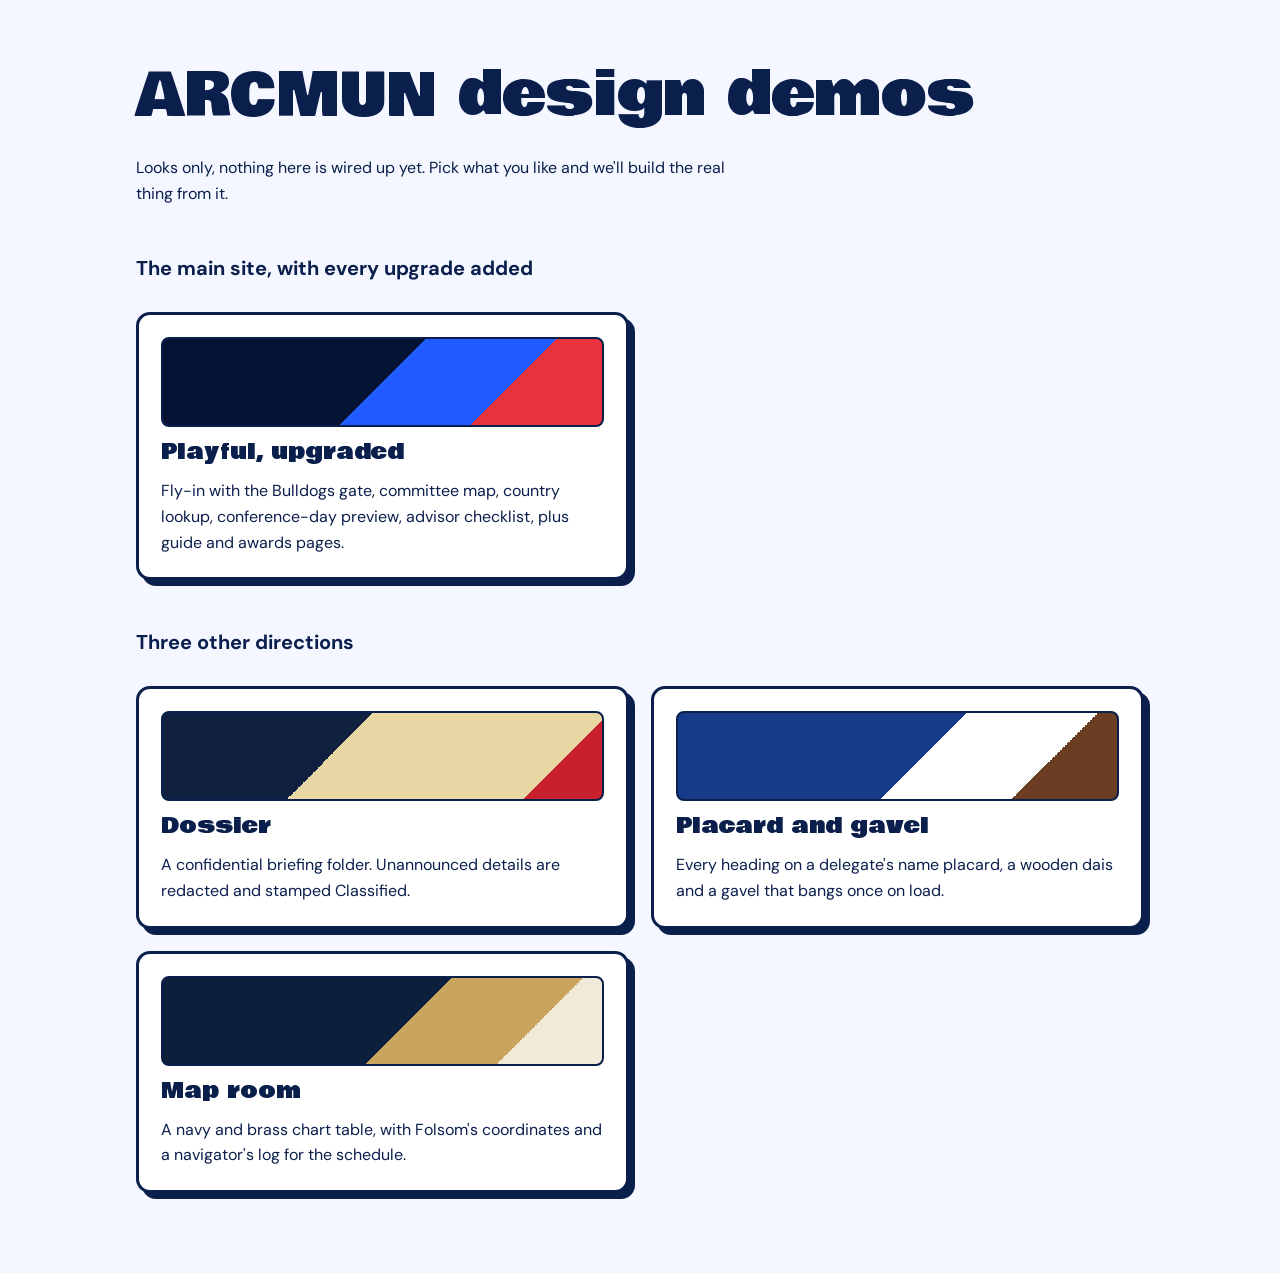
<file: demos/index.html>
<!doctype html>
<html lang="en">
<head>
  <meta charset="utf-8">
  <meta name="viewport" content="width=device-width, initial-scale=1, viewport-fit=cover">
  <title>ARCMUN Design Demos</title>
  <link rel="preconnect" href="https://fonts.googleapis.com">
  <link rel="preconnect" href="https://fonts.gstatic.com" crossorigin>
  <link href="https://fonts.googleapis.com/css2?family=Bowlby+One&family=DM+Sans:opsz,wght@9..40,400;9..40,700&display=swap" rel="stylesheet">
  <style>
    :root { --navy: #0b1f4d; --blue: #1f5bff; --red: #e8323c; --paper: #f4f7ff; --white: #fff; color-scheme: light; }
    * { box-sizing: border-box; }
    body { margin: 0; background: var(--paper); color: var(--navy); font-family: "DM Sans", system-ui, sans-serif; line-height: 1.6; }
    main { max-width: 1040px; margin: 0 auto; padding: 64px max(16px, env(safe-area-inset-right, 0px)) 80px max(16px, env(safe-area-inset-left, 0px)); display: grid; gap: 28px; }
    h1 { margin: 0; font-family: "Bowlby One", Impact, sans-serif; font-weight: 400; font-size: clamp(36px, 5vw, 60px); line-height: 1.05; }
    p { margin: 0; max-width: 620px; }
    .grid { display: grid; grid-template-columns: repeat(2, minmax(0, 1fr)); gap: 22px; }
    a.card { display: grid; gap: 8px; padding: 22px; text-decoration: none; color: inherit; background: var(--white); border: 3px solid var(--navy); border-radius: 14px; box-shadow: 6px 6px 0 var(--navy); transition: transform .15s, box-shadow .15s; }
    a.card:hover { transform: translate(-2px, -2px); box-shadow: 8px 8px 0 var(--red); }
    .card strong { font-family: "Bowlby One", Impact, sans-serif; font-weight: 400; font-size: 22px; }
    .swatch { height: 90px; border-radius: 8px; border: 2px solid var(--navy); }
    h2 { margin: 18px 0 0; font-size: 20px; }
    @media (max-width: 700px) { .grid { grid-template-columns: 1fr; } }
  </style>
</head>
<body>
  <main>
    <h1>ARCMUN design demos</h1>
    <p>Looks only, nothing here is wired up yet. Pick what you like and we'll build the real thing from it.</p>

    <h2>The main site, with every upgrade added</h2>
    <div class="grid">
      <a class="card" href="https://claude.ai/artifact/7b14KveqktPVNsmxQQRsi2">
        <span class="swatch" style="background: linear-gradient(135deg, #061233 50%, #1f5bff 50% 75%, #e8323c 75%)"></span>
        <strong>Playful, upgraded</strong>
        <span>Fly-in with the Bulldogs gate, committee map, country lookup, conference-day preview, advisor checklist, plus guide and awards pages.</span>
      </a>
    </div>

    <h2>Three other directions</h2>
    <div class="grid">
      <a class="card" href="dossier.html">
        <span class="swatch" style="background: linear-gradient(135deg, #10203f 40%, #e8d6a4 40% 85%, #c8202c 85%)"></span>
        <strong>Dossier</strong>
        <span>A confidential briefing folder. Unannounced details are redacted and stamped Classified.</span>
      </a>
      <a class="card" href="placard.html">
        <span class="swatch" style="background: linear-gradient(135deg, #173a8a 55%, #ffffff 55% 80%, #6b3d22 80%)"></span>
        <strong>Placard and gavel</strong>
        <span>Every heading on a delegate's name placard, a wooden dais and a gavel that bangs once on load.</span>
      </a>
      <a class="card" href="maproom.html">
        <span class="swatch" style="background: linear-gradient(135deg, #0c1f3b 55%, #c9a45c 55% 80%, #f1ead8 80%)"></span>
        <strong>Map room</strong>
        <span>A navy and brass chart table, with Folsom's coordinates and a navigator's log for the schedule.</span>
      </a>
    </div>
  </main>
</body>
</html>
</file>
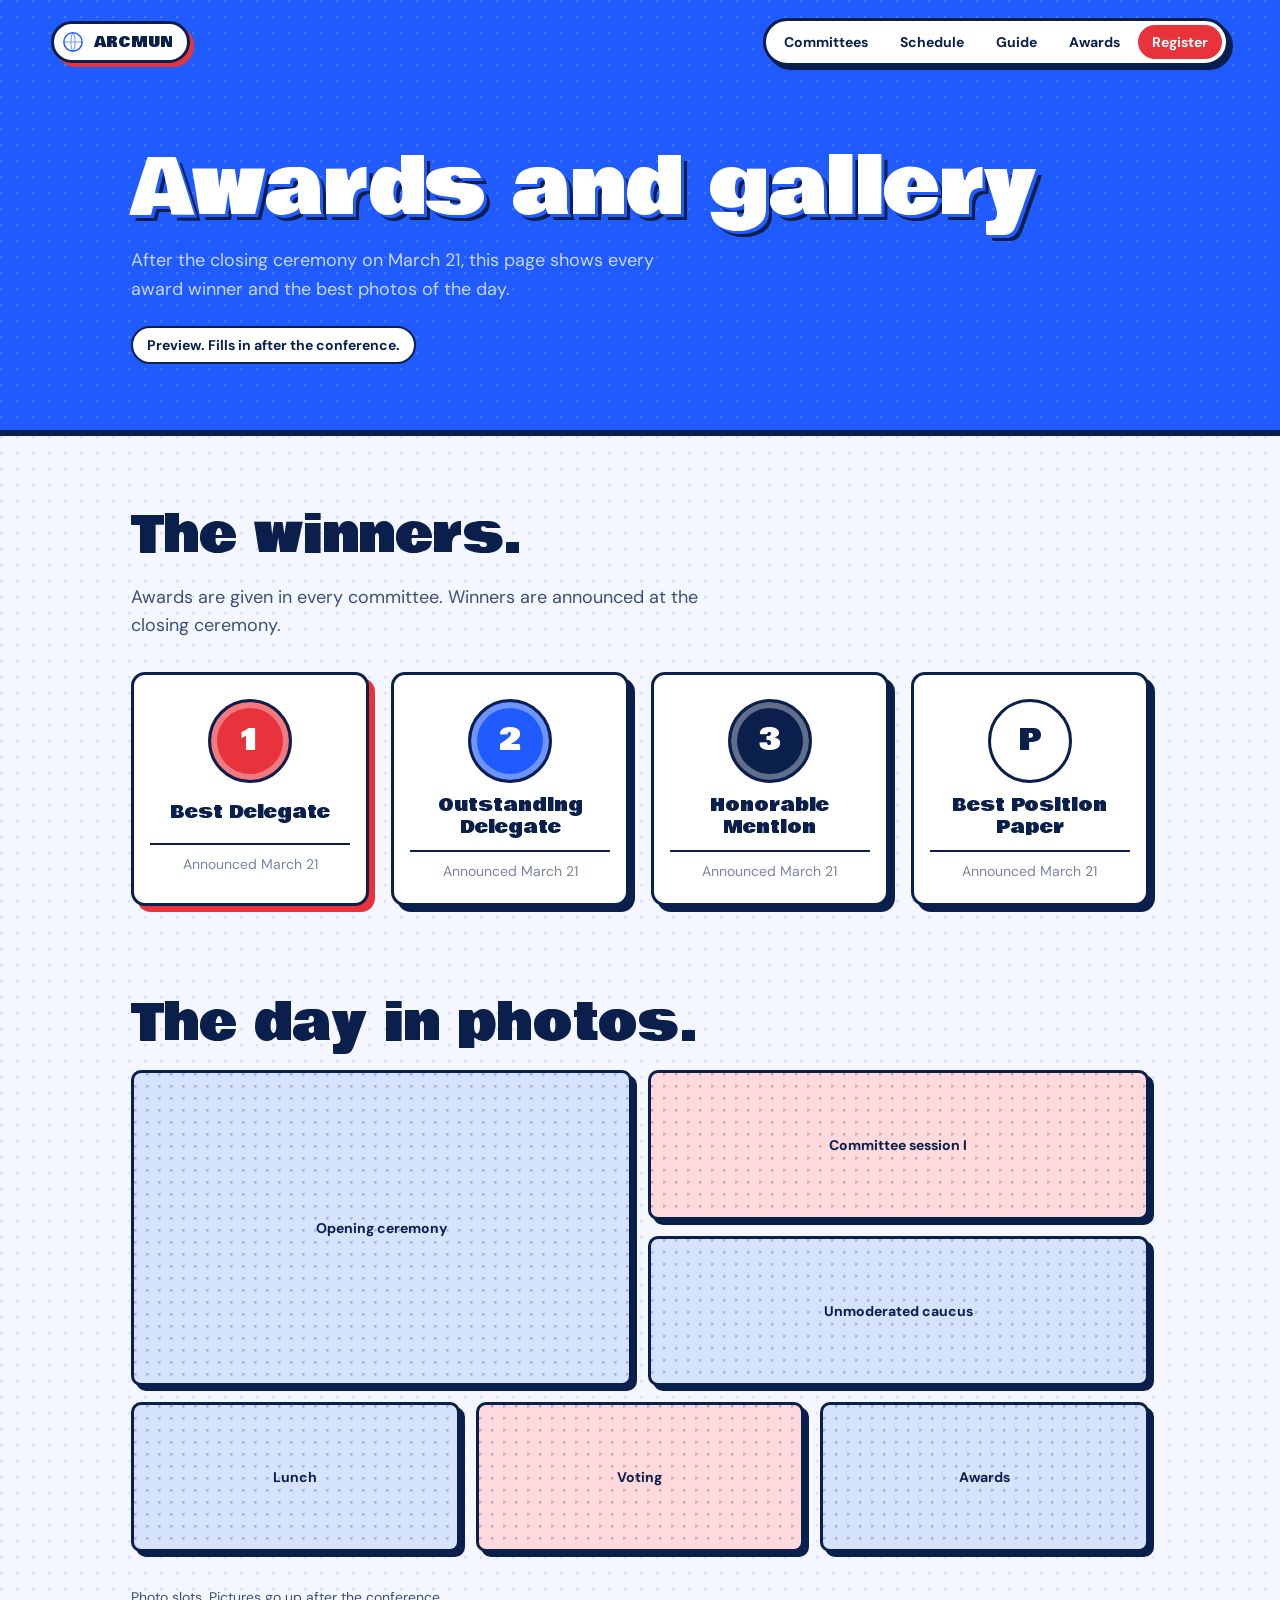
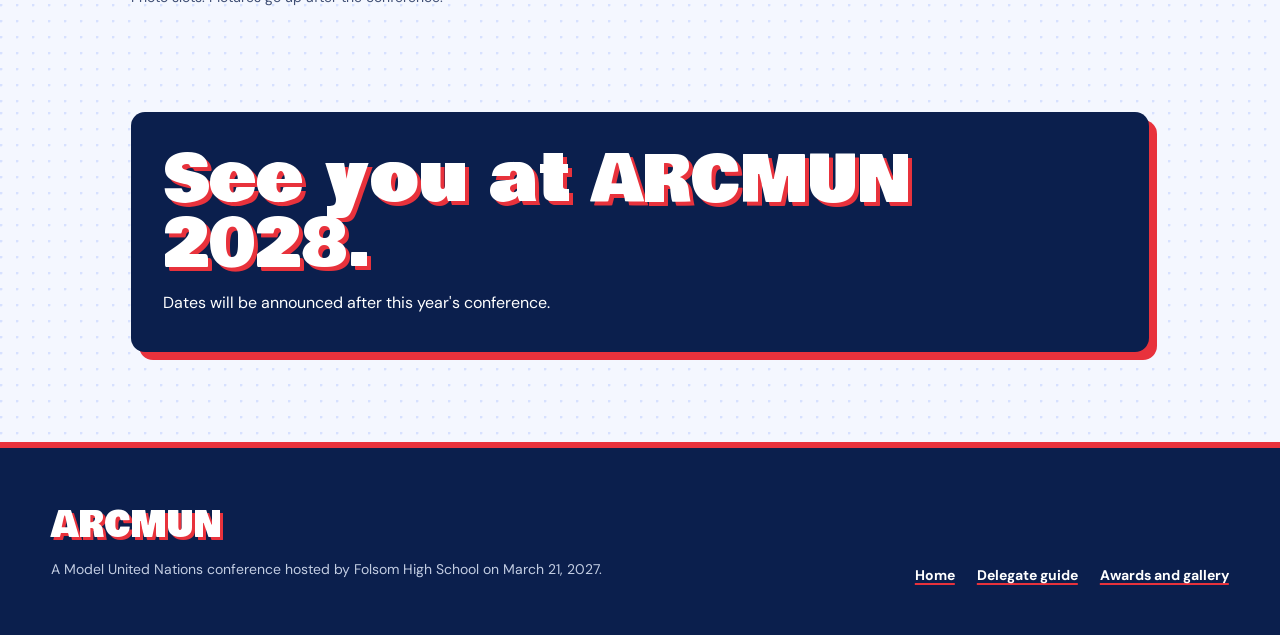
<file: awards.html>
<!doctype html>
<html lang="en">
<head>
  <meta charset="utf-8">
  <meta name="viewport" content="width=device-width, initial-scale=1, viewport-fit=cover">
  <title>ARCMUN Awards</title>
  <meta name="description" content="Award winners and photos from ARCMUN 2027.">
  <meta name="theme-color" content="#0b1f4d">
  <link rel="icon" href="data:image/svg+xml,<svg xmlns='http://www.w3.org/2000/svg' viewBox='0 0 32 32'><circle cx='16' cy='16' r='14' fill='%231f5bff' stroke='%230b1f4d' stroke-width='3'/><circle cx='22' cy='11' r='4' fill='%23e8323c'/></svg>">
  <link rel="preconnect" href="https://fonts.googleapis.com">
  <link rel="preconnect" href="https://fonts.gstatic.com" crossorigin>
  <link href="https://fonts.googleapis.com/css2?family=Bowlby+One&family=DM+Sans:opsz,wght@9..40,400;9..40,500;9..40,700&display=swap" rel="stylesheet">
  <link rel="stylesheet" href="css/style.css">
</head>
<body class="inner-page loaded">
  <header class="nav">
    <a class="brand" href="index.html" aria-label="ARCMUN home">
      <svg viewBox="0 0 24 24" width="22" height="22" aria-hidden="true"><circle cx="12" cy="12" r="10" fill="none" stroke="currentColor" stroke-width="1.6"/><path d="M2 12h20M12 2c3 3.2 3 16.8 0 20M12 2c-3 3.2-3 16.8 0 20" fill="none" stroke="currentColor" stroke-width="1.2" opacity=".6"/></svg>
      <span>ARCMUN</span>
    </a>
    <nav class="nav-links" aria-label="Pages">
      <a href="index.html#committees">Committees</a>
      <a href="index.html#schedule">Schedule</a>
      <a href="guide.html">Guide</a>
      <a href="awards.html">Awards</a>
      <a href="index.html#register" class="nav-cta">Register</a>
    </nav>
  </header>

  <main id="top">
    <header class="page-hero">
      <h1>Awards and gallery</h1>
      <p>After the closing ceremony on March 21, this page shows every award winner and the best photos of the day.</p>
      <p class="draft-banner">Preview. Fills in after the conference.</p>
    </header>

    <section class="section paper">
      <h2>The winners.</h2>
      <p class="section-lede">Awards are given in every committee. Winners are announced at the closing ceremony.</p>
      <ul class="awards">
        <li class="award"><span class="medal" aria-hidden="true">1</span><h3>Best Delegate</h3><span class="winner">Announced March 21</span></li>
        <li class="award"><span class="medal" aria-hidden="true">2</span><h3>Outstanding Delegate</h3><span class="winner">Announced March 21</span></li>
        <li class="award"><span class="medal" aria-hidden="true">3</span><h3>Honorable Mention</h3><span class="winner">Announced March 21</span></li>
        <li class="award"><span class="medal" aria-hidden="true">P</span><h3>Best Position Paper</h3><span class="winner">Announced March 21</span></li>
      </ul>
    </section>

    <section class="section paper">
      <h2>The day in photos.</h2>
      <div class="gallery">
        <div>Opening ceremony</div>
        <div>Committee session I</div>
        <div>Unmoderated caucus</div>
        <div>Lunch</div>
        <div>Voting</div>
        <div>Awards</div>
      </div>
      <p class="demo-note">Photo slots. Pictures go up after the conference.</p>
    </section>

    <section class="section paper">
      <div class="teaser">
        <p class="big">See you at ARCMUN 2028.</p>
        <p>Dates will be announced after this year's conference.</p>
      </div>
    </section>

    <footer class="footer">
      <div>
        <p class="footer-mark">ARCMUN</p>
        <p>A Model United Nations conference hosted by Folsom High School on March 21, 2027.</p>
      </div>
      <nav class="footer-links" aria-label="More pages">
        <a href="index.html">Home</a>
        <a href="guide.html">Delegate guide</a>
        <a href="awards.html">Awards and gallery</a>
      </nav>
    </footer>
  </main>
</body>
</html>
</file>
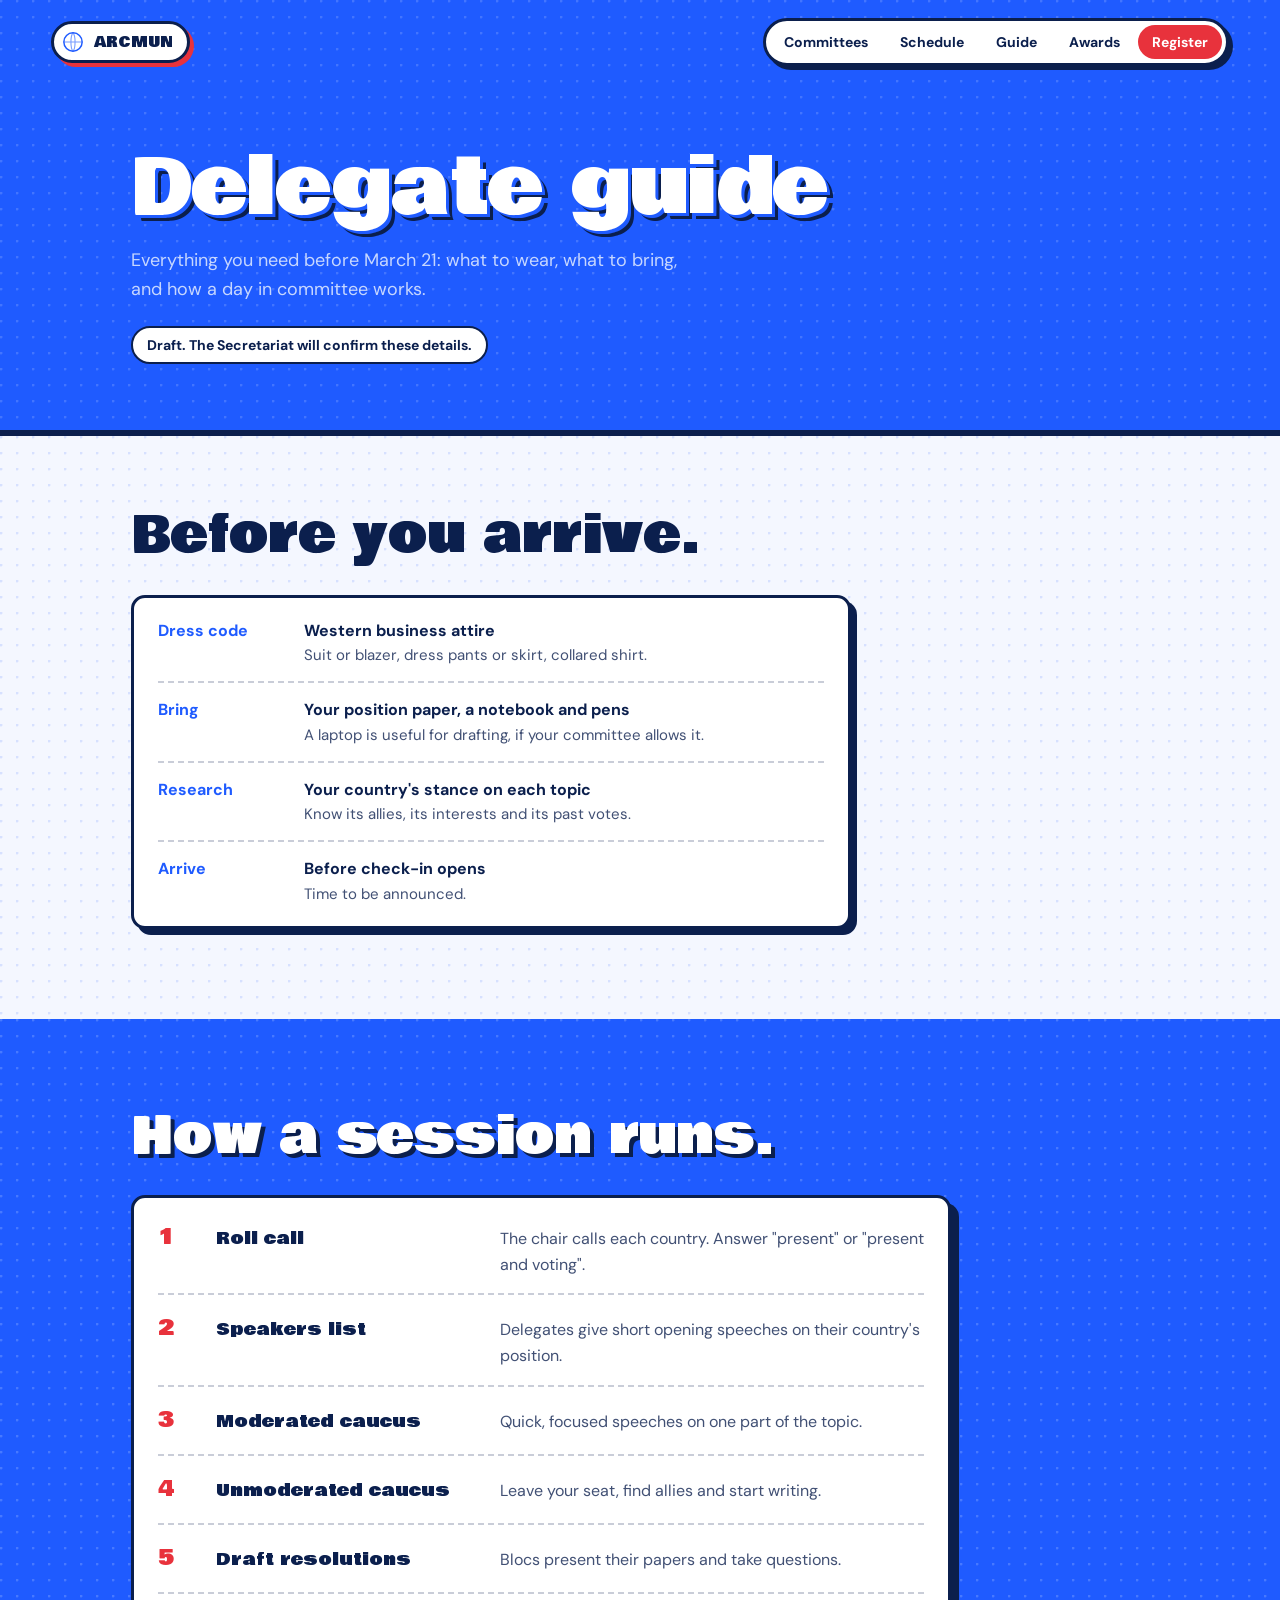
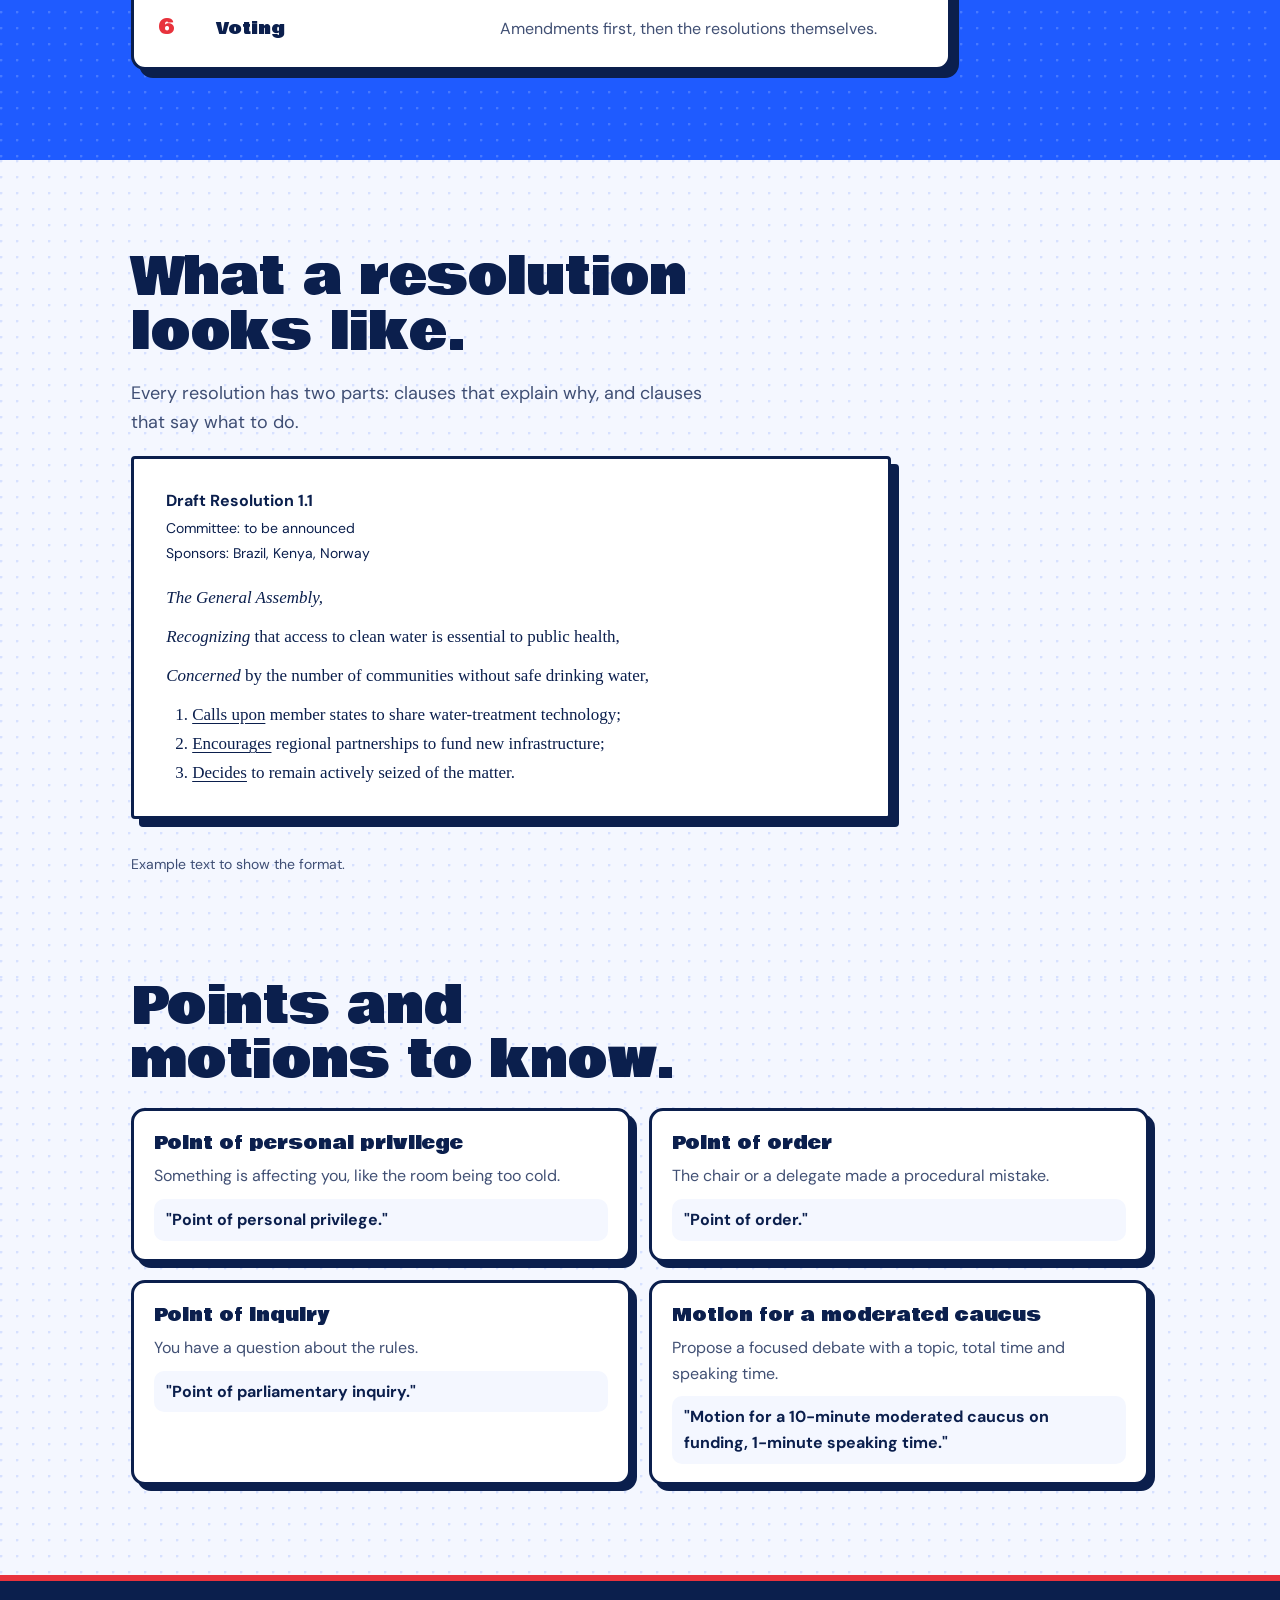
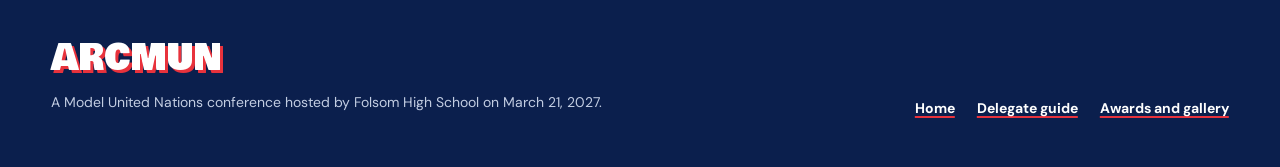
<file: guide.html>
<!doctype html>
<html lang="en">
<head>
  <meta charset="utf-8">
  <meta name="viewport" content="width=device-width, initial-scale=1, viewport-fit=cover">
  <title>ARCMUN Delegate Guide</title>
  <meta name="description" content="What to wear, what to bring and how committee works at ARCMUN 2027.">
  <meta name="theme-color" content="#0b1f4d">
  <link rel="icon" href="data:image/svg+xml,<svg xmlns='http://www.w3.org/2000/svg' viewBox='0 0 32 32'><circle cx='16' cy='16' r='14' fill='%231f5bff' stroke='%230b1f4d' stroke-width='3'/><circle cx='22' cy='11' r='4' fill='%23e8323c'/></svg>">
  <link rel="preconnect" href="https://fonts.googleapis.com">
  <link rel="preconnect" href="https://fonts.gstatic.com" crossorigin>
  <link href="https://fonts.googleapis.com/css2?family=Bowlby+One&family=DM+Sans:opsz,wght@9..40,400;9..40,500;9..40,700&display=swap" rel="stylesheet">
  <link rel="stylesheet" href="css/style.css">
</head>
<body class="inner-page loaded">
  <header class="nav">
    <a class="brand" href="index.html" aria-label="ARCMUN home">
      <svg viewBox="0 0 24 24" width="22" height="22" aria-hidden="true"><circle cx="12" cy="12" r="10" fill="none" stroke="currentColor" stroke-width="1.6"/><path d="M2 12h20M12 2c3 3.2 3 16.8 0 20M12 2c-3 3.2-3 16.8 0 20" fill="none" stroke="currentColor" stroke-width="1.2" opacity=".6"/></svg>
      <span>ARCMUN</span>
    </a>
    <nav class="nav-links" aria-label="Pages">
      <a href="index.html#committees">Committees</a>
      <a href="index.html#schedule">Schedule</a>
      <a href="guide.html">Guide</a>
      <a href="awards.html">Awards</a>
      <a href="index.html#register" class="nav-cta">Register</a>
    </nav>
  </header>

  <main id="top">
    <header class="page-hero">
      <h1>Delegate guide</h1>
      <p>Everything you need before March 21: what to wear, what to bring, and how a day in committee works.</p>
      <p class="draft-banner">Draft. The Secretariat will confirm these details.</p>
    </header>

    <section class="section paper">
      <h2>Before you arrive.</h2>
      <dl class="facts">
        <div><dt>Dress code</dt><dd>Western business attire<small>Suit or blazer, dress pants or skirt, collared shirt.</small></dd></div>
        <div><dt>Bring</dt><dd>Your position paper, a notebook and pens<small>A laptop is useful for drafting, if your committee allows it.</small></dd></div>
        <div><dt>Research</dt><dd>Your country's stance on each topic<small>Know its allies, its interests and its past votes.</small></dd></div>
        <div><dt>Arrive</dt><dd>Before check-in opens<small>Time to be announced.</small></dd></div>
      </dl>
    </section>

    <section class="section blue">
      <h2>How a session runs.</h2>
      <ol class="agenda">
        <li><strong>Roll call</strong><span>The chair calls each country. Answer "present" or "present and voting".</span></li>
        <li><strong>Speakers list</strong><span>Delegates give short opening speeches on their country's position.</span></li>
        <li><strong>Moderated caucus</strong><span>Quick, focused speeches on one part of the topic.</span></li>
        <li><strong>Unmoderated caucus</strong><span>Leave your seat, find allies and start writing.</span></li>
        <li><strong>Draft resolutions</strong><span>Blocs present their papers and take questions.</span></li>
        <li><strong>Voting</strong><span>Amendments first, then the resolutions themselves.</span></li>
      </ol>
    </section>

    <section class="section paper">
      <h2>What a resolution looks like.</h2>
      <p class="section-lede">Every resolution has two parts: clauses that explain why, and clauses that say what to do.</p>
      <article class="doc">
        <header><strong>Draft Resolution 1.1</strong><span>Committee: to be announced</span><span>Sponsors: Brazil, Kenya, Norway</span></header>
        <p><em>The General Assembly,</em></p>
        <p><em>Recognizing</em> that access to clean water is essential to public health,</p>
        <p><em>Concerned</em> by the number of communities without safe drinking water,</p>
        <ol>
          <li><u>Calls upon</u> member states to share water-treatment technology;</li>
          <li><u>Encourages</u> regional partnerships to fund new infrastructure;</li>
          <li><u>Decides</u> to remain actively seized of the matter.</li>
        </ol>
      </article>
      <p class="demo-note">Example text to show the format.</p>
    </section>

    <section class="section paper">
      <h2>Points and motions to know.</h2>
      <div class="motions">
        <div class="motion"><h3>Point of personal privilege</h3><p>Something is affecting you, like the room being too cold.</p><span class="say">"Point of personal privilege."</span></div>
        <div class="motion"><h3>Point of order</h3><p>The chair or a delegate made a procedural mistake.</p><span class="say">"Point of order."</span></div>
        <div class="motion"><h3>Point of inquiry</h3><p>You have a question about the rules.</p><span class="say">"Point of parliamentary inquiry."</span></div>
        <div class="motion"><h3>Motion for a moderated caucus</h3><p>Propose a focused debate with a topic, total time and speaking time.</p><span class="say">"Motion for a 10-minute moderated caucus on funding, 1-minute speaking time."</span></div>
      </div>
    </section>

    <footer class="footer">
      <div>
        <p class="footer-mark">ARCMUN</p>
        <p>A Model United Nations conference hosted by Folsom High School on March 21, 2027.</p>
      </div>
      <nav class="footer-links" aria-label="More pages">
        <a href="index.html">Home</a>
        <a href="guide.html">Delegate guide</a>
        <a href="awards.html">Awards and gallery</a>
      </nav>
    </footer>
  </main>
</body>
</html>
</file>
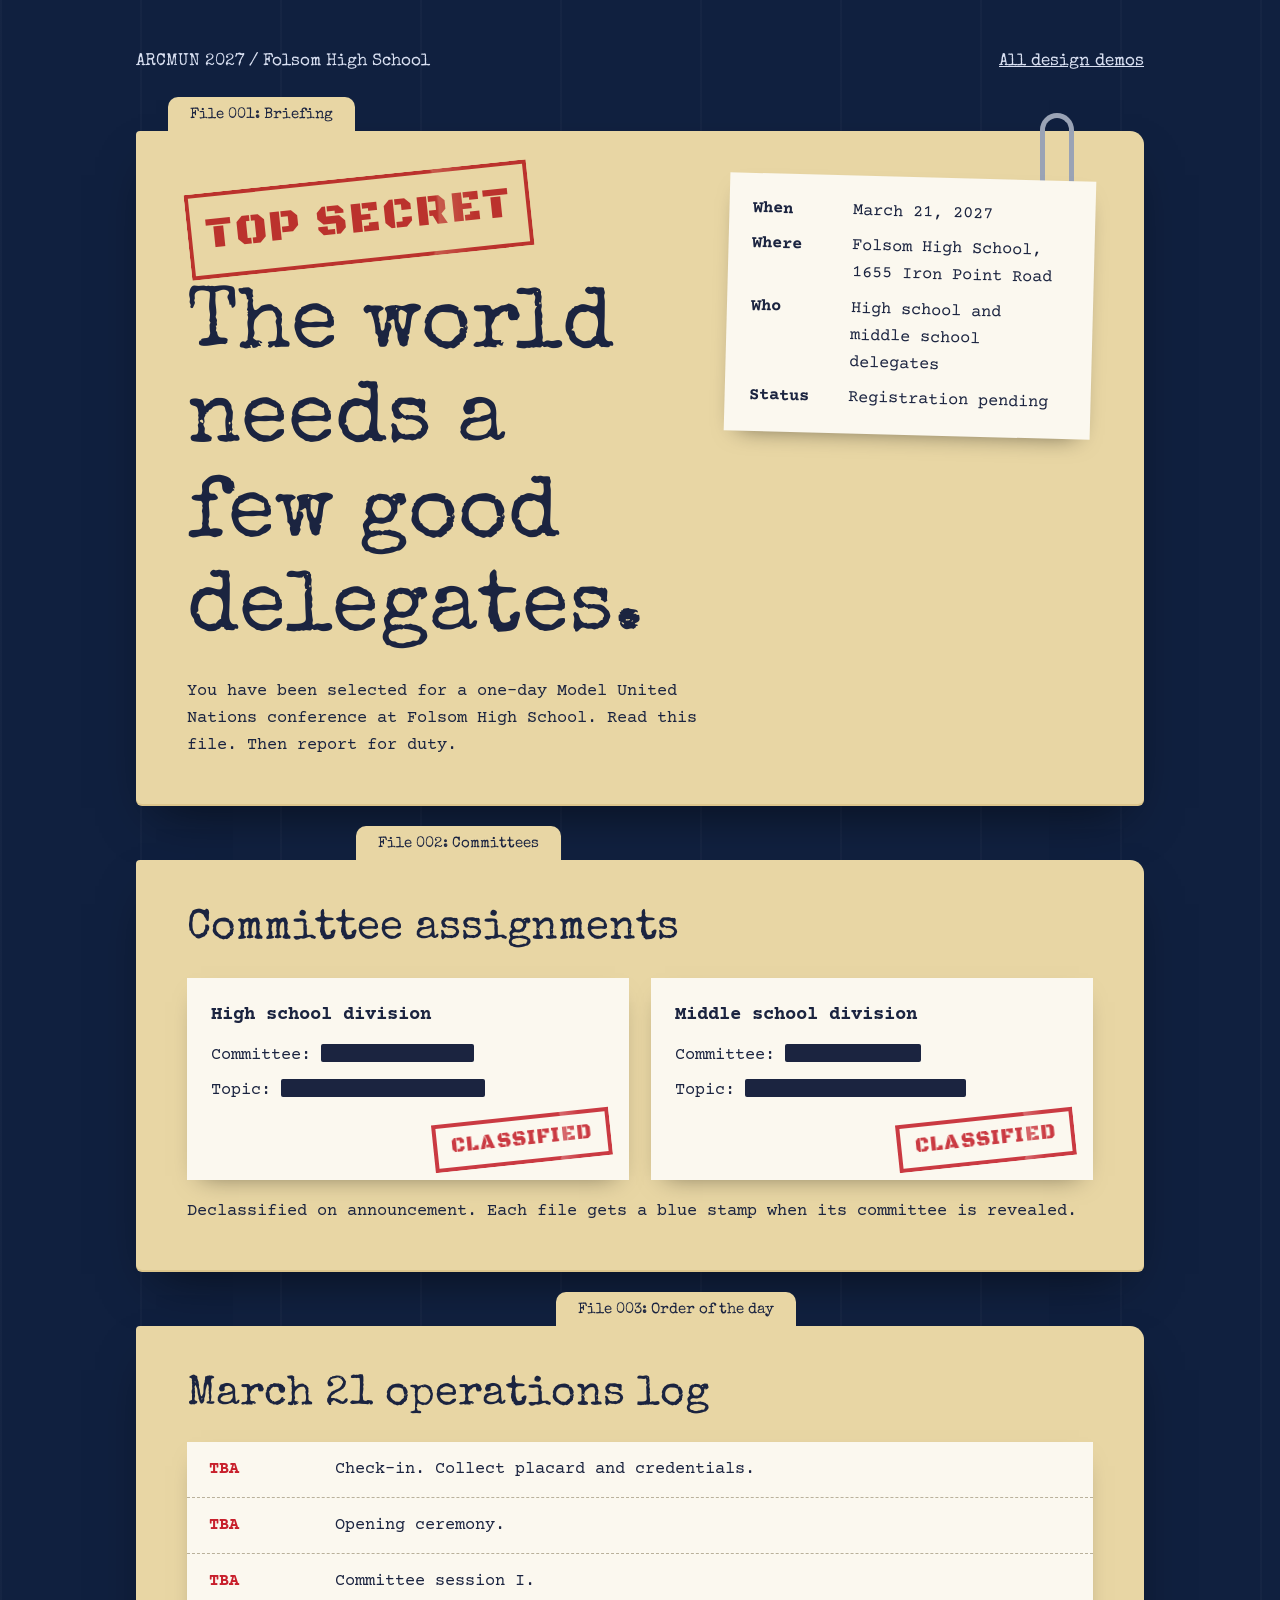
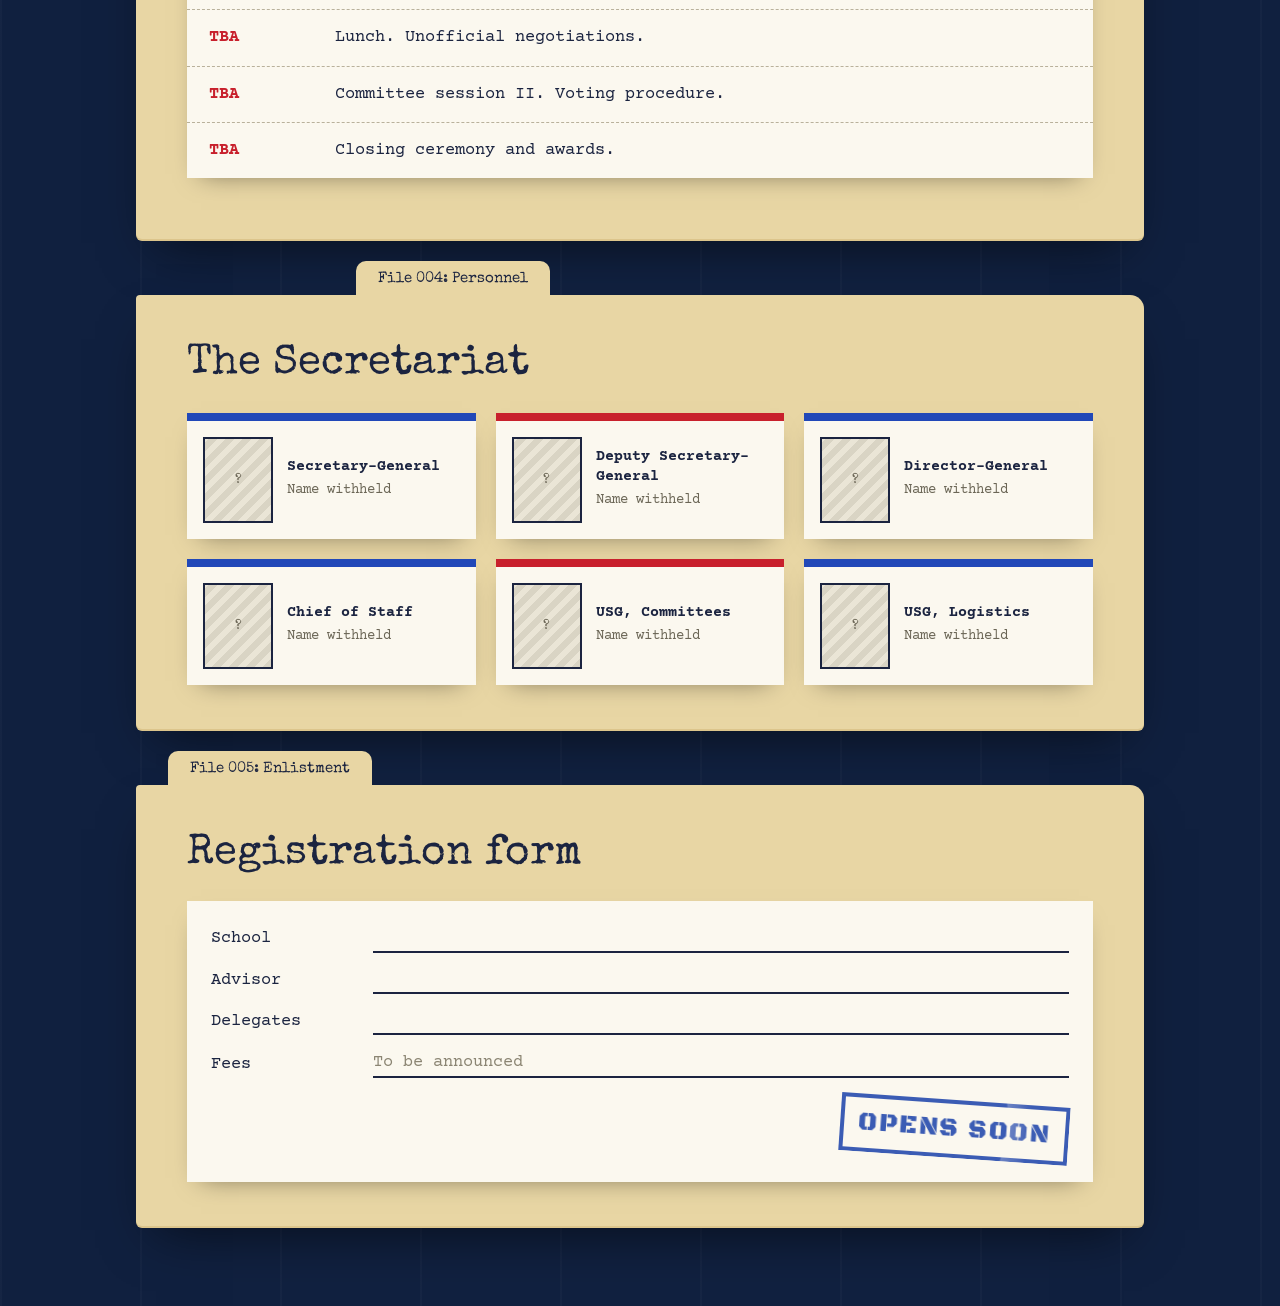
<file: demos/dossier.html>
<!doctype html>
<html lang="en">
<head>
  <meta charset="utf-8">
  <meta name="viewport" content="width=device-width, initial-scale=1, viewport-fit=cover">
  <title>ARCMUN Dossier</title>
  <meta name="description" content="Design demo: ARCMUN 2027 as a confidential delegate briefing folder.">
  <link rel="preconnect" href="https://fonts.googleapis.com">
  <link rel="preconnect" href="https://fonts.gstatic.com" crossorigin>
  <link href="https://fonts.googleapis.com/css2?family=Special+Elite&family=Courier+Prime:wght@400;700&family=Black+Ops+One&display=swap" rel="stylesheet">
  <style>
    /* Layout: a stack of manila folders on a navy desk. Each section is a folder with a tab;
       unannounced details are redacted bars under a red CLASSIFIED stamp. */
    :root {
      --desk: #10203f;
      --manila: #e8d6a4;
      --manila-2: #dcc58c;
      --paper: #fbf8ef;
      --ink: #1b2440;
      --red: #c8202c;
      --blue: #2148b8;
      --type: "Courier Prime", "Courier New", monospace;
      --typewriter: "Special Elite", "Courier New", monospace;
      --stamp: "Black Ops One", Impact, sans-serif;
      color-scheme: light;
    }
    * { box-sizing: border-box; }
    body {
      margin: 0; color: var(--ink); font-family: var(--type); font-size: 17px; line-height: 1.6;
      background:
        repeating-linear-gradient(90deg, rgba(255,255,255,0.025) 0 2px, transparent 2px 140px),
        var(--desk);
    }
    .wrap { max-width: 1040px; margin: 0 auto; padding: 48px max(16px, env(safe-area-inset-right, 0px)) 80px max(16px, env(safe-area-inset-left, 0px)); display: grid; gap: 56px; }
    .topbar { display: flex; justify-content: space-between; align-items: center; gap: 16px; color: #d9e0f2; font-family: var(--typewriter); }
    .topbar a { color: inherit; }

    .folder { position: relative; padding: 46px clamp(20px, 4vw, 52px) 44px; background: var(--manila); border-radius: 4px 14px 6px 6px; box-shadow: 0 2px 0 var(--manila-2), 0 24px 50px -20px rgba(0,0,0,0.6); }
    .folder::before {
      content: attr(data-tab); position: absolute; top: -34px; left: var(--tab, 32px);
      padding: 6px 22px 8px; background: var(--manila); border-radius: 10px 10px 0 0;
      font-family: var(--typewriter); font-size: 15px;
    }
    .folder:nth-of-type(2n) { --tab: 220px; }
    .folder:nth-of-type(3n) { --tab: 420px; }

    .stamp {
      display: inline-block; padding: 4px 14px; border: 4px solid var(--red); color: var(--red);
      font-family: var(--stamp); font-size: 26px; letter-spacing: 0.06em; text-transform: uppercase;
      transform: rotate(-6deg); opacity: 0.88; mix-blend-mode: multiply;
      -webkit-mask-image: radial-gradient(circle at 30% 40%, #000 60%, rgba(0,0,0,0.75) 61%, #000 75%);
    }
    .stamp.blue { border-color: var(--blue); color: var(--blue); transform: rotate(4deg); }

    h1, h2 { font-family: var(--typewriter); font-weight: 400; margin: 0; line-height: 1.1; text-wrap: balance; }
    h1 { font-size: clamp(42px, 7vw, 86px); }
    h2 { font-size: clamp(28px, 3.6vw, 42px); }
    p { margin: 0; }

    .cover { display: grid; grid-template-columns: 1.4fr 1fr; gap: 28px; align-items: start; }
    .cover .stamp { font-size: clamp(26px, 4vw, 44px); margin-bottom: 18px; }
    .cover .lede { margin-top: 18px; max-width: 520px; }
    .clip { position: absolute; top: -18px; right: 70px; width: 34px; height: 96px; border: 5px solid #9aa3b5; border-radius: 18px; border-bottom-color: transparent; }
    .memo { background: var(--paper); padding: 22px 24px; box-shadow: 0 10px 24px -14px rgba(0,0,0,0.6); transform: rotate(1.5deg); }
    .memo dl { margin: 0; display: grid; gap: 8px; }
    .memo dl div { display: grid; grid-template-columns: 90px 1fr; gap: 10px; }
    .memo dt { font-weight: 700; }
    .memo dd { margin: 0; }

    .redact { display: inline-block; height: 1.05em; vertical-align: -0.15em; background: var(--ink); border-radius: 2px; }
    .file-grid { margin-top: 26px; display: grid; grid-template-columns: repeat(2, minmax(0, 1fr)); gap: 22px; }
    .sheet { position: relative; background: var(--paper); padding: 22px 24px 76px; box-shadow: 0 10px 24px -14px rgba(0,0,0,0.5); }
    .sheet h3 { margin: 0 0 12px; font-size: 19px; }
    .sheet p + p { margin-top: 8px; }
    .sheet .stamp { position: absolute; right: 18px; bottom: 16px; font-size: 20px; }

    .log { margin-top: 24px; padding: 0; list-style: none; background: var(--paper); box-shadow: 0 10px 24px -14px rgba(0,0,0,0.5); }
    .log li { display: grid; grid-template-columns: 110px 1fr; gap: 16px; padding: 14px 22px; border-bottom: 1px dashed #b9b19b; }
    .log li:last-child { border-bottom: 0; }
    .log .t { color: var(--red); font-weight: 700; }

    .badges { margin-top: 26px; display: grid; grid-template-columns: repeat(3, minmax(0, 1fr)); gap: 20px; }
    .badge { background: var(--paper); padding: 16px; display: grid; grid-template-columns: 70px 1fr; gap: 14px; align-items: center; box-shadow: 0 10px 24px -14px rgba(0,0,0,0.5); border-top: 8px solid var(--blue); }
    .badge:nth-child(3n+2) { border-top-color: var(--red); }
    .photo { width: 70px; height: 86px; background: repeating-linear-gradient(-45deg, #d9d4c4 0 6px, #eae5d6 6px 12px); border: 2px solid var(--ink); display: grid; place-items: center; font-family: var(--typewriter); font-size: 26px; }
    .badge strong { display: block; font-size: 15px; line-height: 1.3; }
    .badge span { font-size: 14px; color: #6b6656; }

    .form { margin-top: 24px; background: var(--paper); padding: 24px; display: grid; gap: 14px; box-shadow: 0 10px 24px -14px rgba(0,0,0,0.5); }
    .field { display: grid; grid-template-columns: 150px 1fr; gap: 12px; align-items: end; }
    .field span:last-child { border-bottom: 2px solid var(--ink); min-height: 1.6em; color: #8b8573; }
    .seal { justify-self: end; margin-top: 8px; }

    @media (max-width: 760px) {
      .cover, .file-grid, .badges { grid-template-columns: 1fr; }
      .folder:nth-of-type(n) { --tab: 20px; }
      .field { grid-template-columns: 1fr; gap: 2px; }
      .log li { grid-template-columns: 1fr; gap: 2px; }
    }
  </style>
</head>
<body>
  <div class="wrap">
    <div class="topbar"><span>ARCMUN 2027 / Folsom High School</span><a href="index.html">All design demos</a></div>

    <section class="folder" data-tab="File 001: Briefing">
      <span class="clip" aria-hidden="true"></span>
      <div class="cover">
        <div>
          <span class="stamp">Top secret</span>
          <h1>The world needs a few good delegates.</h1>
          <p class="lede">You have been selected for a one-day Model United Nations conference at Folsom High School. Read this file. Then report for duty.</p>
        </div>
        <div class="memo">
          <dl>
            <div><dt>When</dt><dd>March 21, 2027</dd></div>
            <div><dt>Where</dt><dd>Folsom High School, 1655 Iron Point Road</dd></div>
            <div><dt>Who</dt><dd>High school and middle school delegates</dd></div>
            <div><dt>Status</dt><dd>Registration pending</dd></div>
          </dl>
        </div>
      </div>
    </section>

    <section class="folder" data-tab="File 002: Committees">
      <h2>Committee assignments</h2>
      <div class="file-grid">
        <div class="sheet"><h3>High school division</h3><p>Committee: <span class="redact" style="width: 9em"></span></p><p>Topic: <span class="redact" style="width: 12em"></span></p><span class="stamp">Classified</span></div>
        <div class="sheet"><h3>Middle school division</h3><p>Committee: <span class="redact" style="width: 8em"></span></p><p>Topic: <span class="redact" style="width: 13em"></span></p><span class="stamp">Classified</span></div>
      </div>
      <p style="margin-top: 18px">Declassified on announcement. Each file gets a blue stamp when its committee is revealed.</p>
    </section>

    <section class="folder" data-tab="File 003: Order of the day">
      <h2>March 21 operations log</h2>
      <ol class="log">
        <li><span class="t">TBA</span><span>Check-in. Collect placard and credentials.</span></li>
        <li><span class="t">TBA</span><span>Opening ceremony.</span></li>
        <li><span class="t">TBA</span><span>Committee session I.</span></li>
        <li><span class="t">TBA</span><span>Lunch. Unofficial negotiations.</span></li>
        <li><span class="t">TBA</span><span>Committee session II. Voting procedure.</span></li>
        <li><span class="t">TBA</span><span>Closing ceremony and awards.</span></li>
      </ol>
    </section>

    <section class="folder" data-tab="File 004: Personnel">
      <h2>The Secretariat</h2>
      <div class="badges">
        <div class="badge"><span class="photo">?</span><div><strong>Secretary-General</strong><span>Name withheld</span></div></div>
        <div class="badge"><span class="photo">?</span><div><strong>Deputy Secretary-General</strong><span>Name withheld</span></div></div>
        <div class="badge"><span class="photo">?</span><div><strong>Director-General</strong><span>Name withheld</span></div></div>
        <div class="badge"><span class="photo">?</span><div><strong>Chief of Staff</strong><span>Name withheld</span></div></div>
        <div class="badge"><span class="photo">?</span><div><strong>USG, Committees</strong><span>Name withheld</span></div></div>
        <div class="badge"><span class="photo">?</span><div><strong>USG, Logistics</strong><span>Name withheld</span></div></div>
      </div>
    </section>

    <section class="folder" data-tab="File 005: Enlistment">
      <h2>Registration form</h2>
      <div class="form">
        <div class="field"><span>School</span><span></span></div>
        <div class="field"><span>Advisor</span><span></span></div>
        <div class="field"><span>Delegates</span><span></span></div>
        <div class="field"><span>Fees</span><span>To be announced</span></div>
        <span class="stamp blue seal">Opens soon</span>
      </div>
    </section>
  </div>
</body>
</html>
</file>
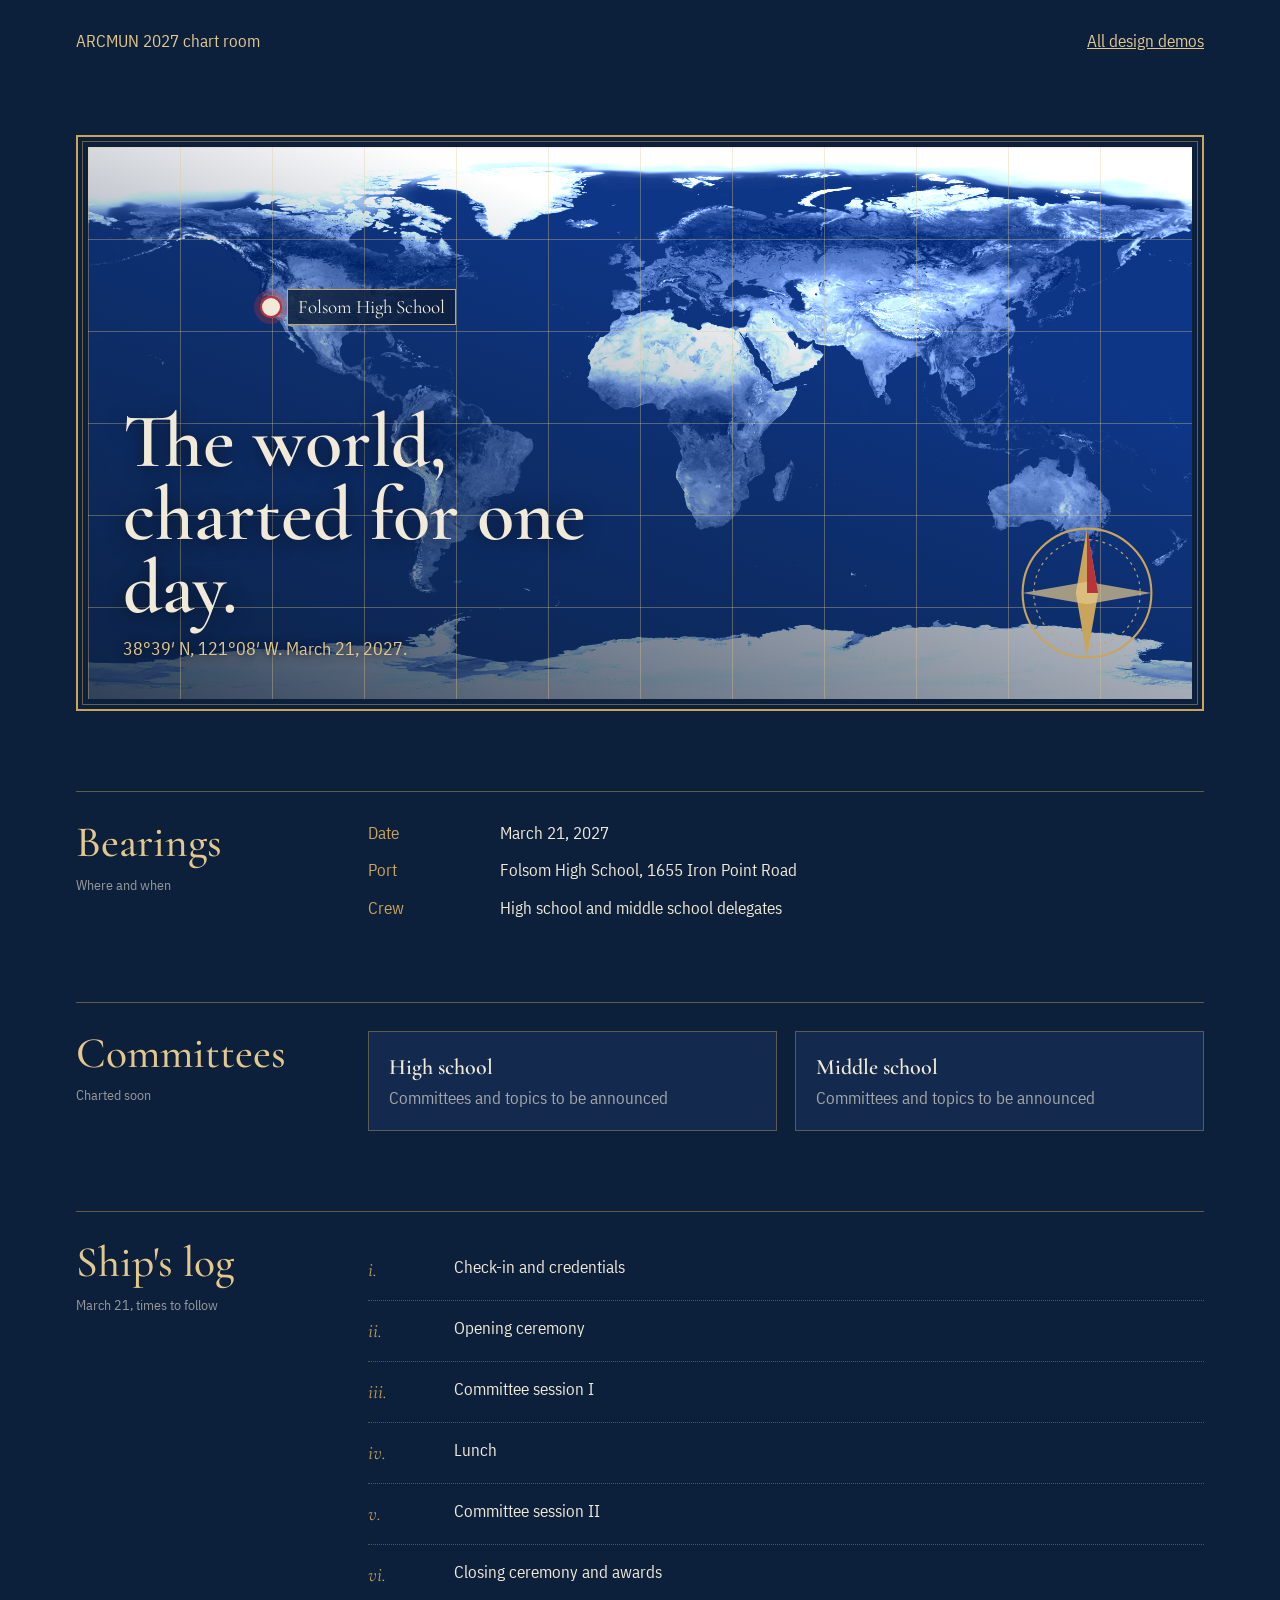
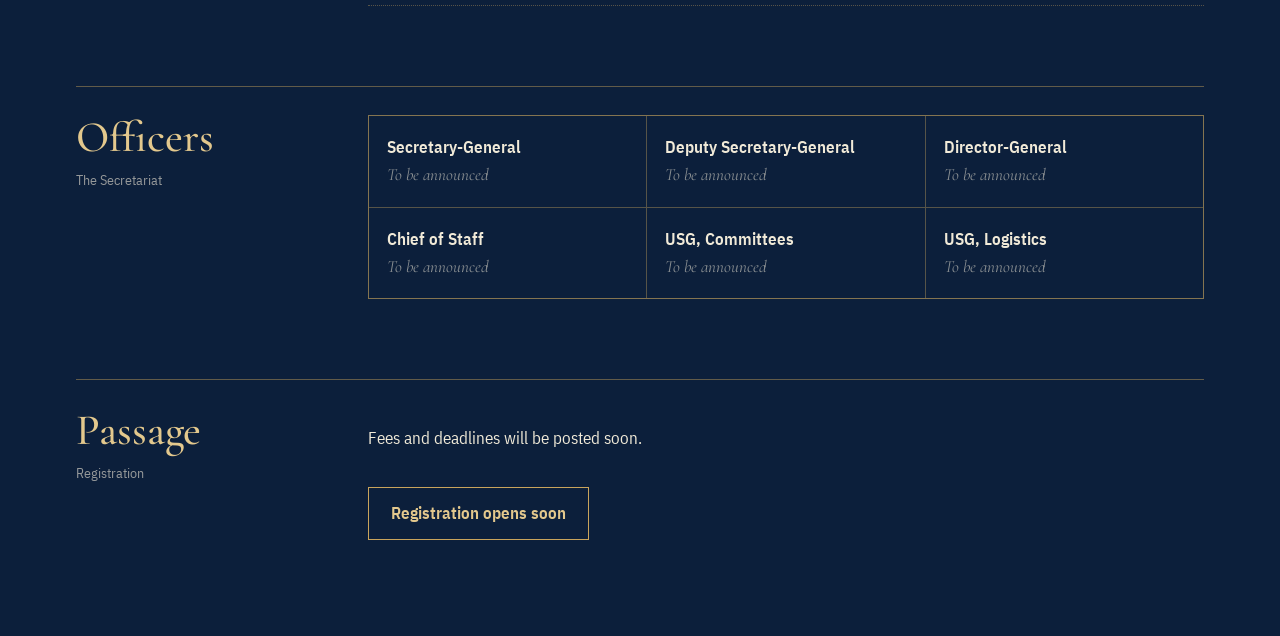
<file: demos/maproom.html>
<!doctype html>
<html lang="en">
<head>
  <meta charset="utf-8">
  <meta name="viewport" content="width=device-width, initial-scale=1, viewport-fit=cover">
  <title>ARCMUN Map Room</title>
  <meta name="description" content="Design demo: ARCMUN 2027 as a navy and brass chart room.">
  <link rel="preconnect" href="https://fonts.googleapis.com">
  <link rel="preconnect" href="https://fonts.gstatic.com" crossorigin>
  <link href="https://fonts.googleapis.com/css2?family=Cormorant+Garamond:ital,wght@0,500;0,600;1,500&family=IBM+Plex+Sans+Condensed:wght@400;500;600&display=swap" rel="stylesheet">
  <style>
    /* Layout: a chart table. The world map is the hero, overlaid with a brass graticule and
       Folsom's coordinates; sections below read like entries in a navigator's log. */
    :root {
      --navy: #0c1f3b;
      --navy-2: #13294d;
      --brass: #c9a45c;
      --brass-2: #e3c88d;
      --chalk: #f1ead8;
      --red: #b8343b;
      --display: "Cormorant Garamond", Georgia, serif;
      --sans: "IBM Plex Sans Condensed", "Arial Narrow", sans-serif;
      color-scheme: dark;
    }
    * { box-sizing: border-box; }
    body { margin: 0; background: var(--navy); color: var(--chalk); font-family: var(--sans); font-size: 17px; line-height: 1.6; }
    .wrap { max-width: 1160px; margin: 0 auto; padding: 28px max(16px, env(safe-area-inset-right, 0px)) 96px max(16px, env(safe-area-inset-left, 0px)); display: grid; gap: 80px; }
    .topbar { display: flex; justify-content: space-between; gap: 16px; color: var(--brass-2); }
    .topbar a { color: inherit; }

    .chart { position: relative; border: 2px solid var(--brass); padding: 10px; }
    .chart::before { content: ""; position: absolute; inset: 4px; border: 1px solid rgba(201,164,92,0.5); pointer-events: none; }
    .map {
      position: relative; aspect-ratio: 2 / 1; max-width: 100%;
      background: url("../assets/textures/earth_day_4k.jpg") center / cover, #5d79b0;
      background-blend-mode: luminosity;
      filter: contrast(1.2) brightness(1.2);
    }
    .chart .tint { position: absolute; inset: 10px; background: linear-gradient(20deg, rgba(12,31,59,0.85) 0%, rgba(12,31,59,0.35) 45%, transparent 70%); pointer-events: none; }
    .grid {
      position: absolute; inset: 10px; pointer-events: none;
      background:
        linear-gradient(90deg, rgba(227,200,141,0.35) 1px, transparent 1px) 0 0 / calc(100% / 12) 100%,
        linear-gradient(rgba(227,200,141,0.35) 1px, transparent 1px) 0 0 / 100% calc(100% / 6);
    }
    .home { position: absolute; left: calc(10px + (100% - 20px) * 0.1635); top: calc(10px + (100% - 20px) * 0.2852); }
    .home::before { content: ""; position: absolute; width: 18px; height: 18px; margin: -9px; border-radius: 50%; border: 2px solid var(--red); box-shadow: 0 0 0 6px rgba(184,52,59,0.3); background: var(--chalk); }
    .home span { position: absolute; left: 18px; top: -16px; white-space: nowrap; padding: 2px 10px; background: rgba(12,31,59,0.85); border: 1px solid var(--brass); font-family: var(--display); font-size: 19px; color: var(--chalk); }
    .compass { position: absolute; right: 4%; bottom: 8%; width: clamp(80px, 11vw, 140px); }
    .title { position: absolute; left: 4%; bottom: 8%; max-width: 50%; }
    .title h1 { margin: 0; font-family: var(--display); font-weight: 600; font-size: clamp(36px, 6vw, 84px); line-height: 0.95; text-shadow: 0 2px 18px rgba(0,0,0,0.6); }
    .title p { margin: 10px 0 0; color: var(--brass-2); font-size: clamp(14px, 1.4vw, 18px); text-shadow: 0 1px 8px rgba(0,0,0,0.8); }

    section { display: grid; grid-template-columns: 260px 1fr; gap: 32px; align-items: start; border-top: 1px solid rgba(201,164,92,0.45); padding-top: 28px; }
    section h2 { margin: 0; font-family: var(--display); font-weight: 500; font-size: clamp(30px, 3.4vw, 44px); line-height: 1.05; color: var(--brass-2); }
    .coord { display: block; margin-top: 8px; font-size: 14px; color: rgba(241,234,216,0.6); }

    .log { margin: 0; padding: 0; list-style: none; }
    .log li { display: grid; grid-template-columns: 70px 1fr; gap: 16px; padding: 14px 0; border-bottom: 1px dotted rgba(201,164,92,0.4); }
    .log li span:first-child { font-family: var(--display); font-style: italic; color: var(--brass); font-size: 20px; }
    .legend { display: grid; grid-template-columns: repeat(2, minmax(0, 1fr)); gap: 18px; }
    .legend div { padding: 18px 20px; background: var(--navy-2); border: 1px solid rgba(201,164,92,0.4); }
    .legend strong { display: block; font-family: var(--display); font-size: 22px; font-weight: 600; }
    .legend span { color: rgba(241,234,216,0.65); }
    .crew { display: grid; grid-template-columns: repeat(3, minmax(0, 1fr)); gap: 1px; background: rgba(201,164,92,0.4); border: 1px solid rgba(201,164,92,0.4); }
    .crew div { background: var(--navy); padding: 18px; }
    .crew strong { display: block; font-weight: 600; }
    .crew span { font-family: var(--display); font-style: italic; color: rgba(241,234,216,0.55); }
    .facts { margin: 0; display: grid; gap: 10px; }
    .facts div { display: grid; grid-template-columns: 120px 1fr; gap: 12px; }
    .facts dt { color: var(--brass); }
    .facts dd { margin: 0; }
    .btn { display: inline-block; margin-top: 18px; padding: 12px 22px; border: 1px solid var(--brass); color: var(--brass-2); font-weight: 600; }

    @media (max-width: 760px) {
      section { grid-template-columns: 1fr; gap: 16px; }
      .crew, .legend { grid-template-columns: 1fr; }
      .title { position: static; max-width: none; margin-top: 18px; }
      .compass { display: none; }
    }
  </style>
</head>
<body>
  <div class="wrap">
    <div class="topbar"><span>ARCMUN 2027 chart room</span><a href="index.html">All design demos</a></div>

    <header class="chart">
      <div class="map" role="img" aria-label="World map"></div>
      <div class="tint" aria-hidden="true"></div>
      <div class="grid" aria-hidden="true"></div>
      <div class="home"><span>Folsom High School</span></div>
      <svg class="compass" viewBox="0 0 100 100" aria-hidden="true">
        <circle cx="50" cy="50" r="46" fill="none" stroke="#c9a45c" stroke-width="1.5"/>
        <circle cx="50" cy="50" r="38" fill="none" stroke="#c9a45c" stroke-width="0.8" stroke-dasharray="2 3"/>
        <path d="M50 4 58 50 50 96 42 50Z" fill="#c9a45c"/><path d="M4 50 50 42 96 50 50 58Z" fill="#e3c88d" opacity=".7"/>
        <path d="M50 4 58 50 50 50Z" fill="#b8343b"/>
        <text x="50" y="-2" text-anchor="middle" fill="#e3c88d" font-size="10" font-family="Georgia">N</text>
      </svg>
      <div class="title">
        <h1>The world, charted for one day.</h1>
        <p>38°39′ N, 121°08′ W. March 21, 2027.</p>
      </div>
    </header>

    <section>
      <div><h2>Bearings</h2><span class="coord">Where and when</span></div>
      <dl class="facts">
        <div><dt>Date</dt><dd>March 21, 2027</dd></div>
        <div><dt>Port</dt><dd>Folsom High School, 1655 Iron Point Road</dd></div>
        <div><dt>Crew</dt><dd>High school and middle school delegates</dd></div>
      </dl>
    </section>

    <section>
      <div><h2>Committees</h2><span class="coord">Charted soon</span></div>
      <div class="legend">
        <div><strong>High school</strong><span>Committees and topics to be announced</span></div>
        <div><strong>Middle school</strong><span>Committees and topics to be announced</span></div>
      </div>
    </section>

    <section>
      <div><h2>Ship's log</h2><span class="coord">March 21, times to follow</span></div>
      <ol class="log">
        <li><span>i.</span><span>Check-in and credentials</span></li>
        <li><span>ii.</span><span>Opening ceremony</span></li>
        <li><span>iii.</span><span>Committee session I</span></li>
        <li><span>iv.</span><span>Lunch</span></li>
        <li><span>v.</span><span>Committee session II</span></li>
        <li><span>vi.</span><span>Closing ceremony and awards</span></li>
      </ol>
    </section>

    <section>
      <div><h2>Officers</h2><span class="coord">The Secretariat</span></div>
      <div class="crew">
        <div><strong>Secretary-General</strong><span>To be announced</span></div>
        <div><strong>Deputy Secretary-General</strong><span>To be announced</span></div>
        <div><strong>Director-General</strong><span>To be announced</span></div>
        <div><strong>Chief of Staff</strong><span>To be announced</span></div>
        <div><strong>USG, Committees</strong><span>To be announced</span></div>
        <div><strong>USG, Logistics</strong><span>To be announced</span></div>
      </div>
    </section>

    <section>
      <div><h2>Passage</h2><span class="coord">Registration</span></div>
      <div><p>Fees and deadlines will be posted soon.</p><span class="btn">Registration opens soon</span></div>
    </section>
  </div>
</body>
</html>
</file>
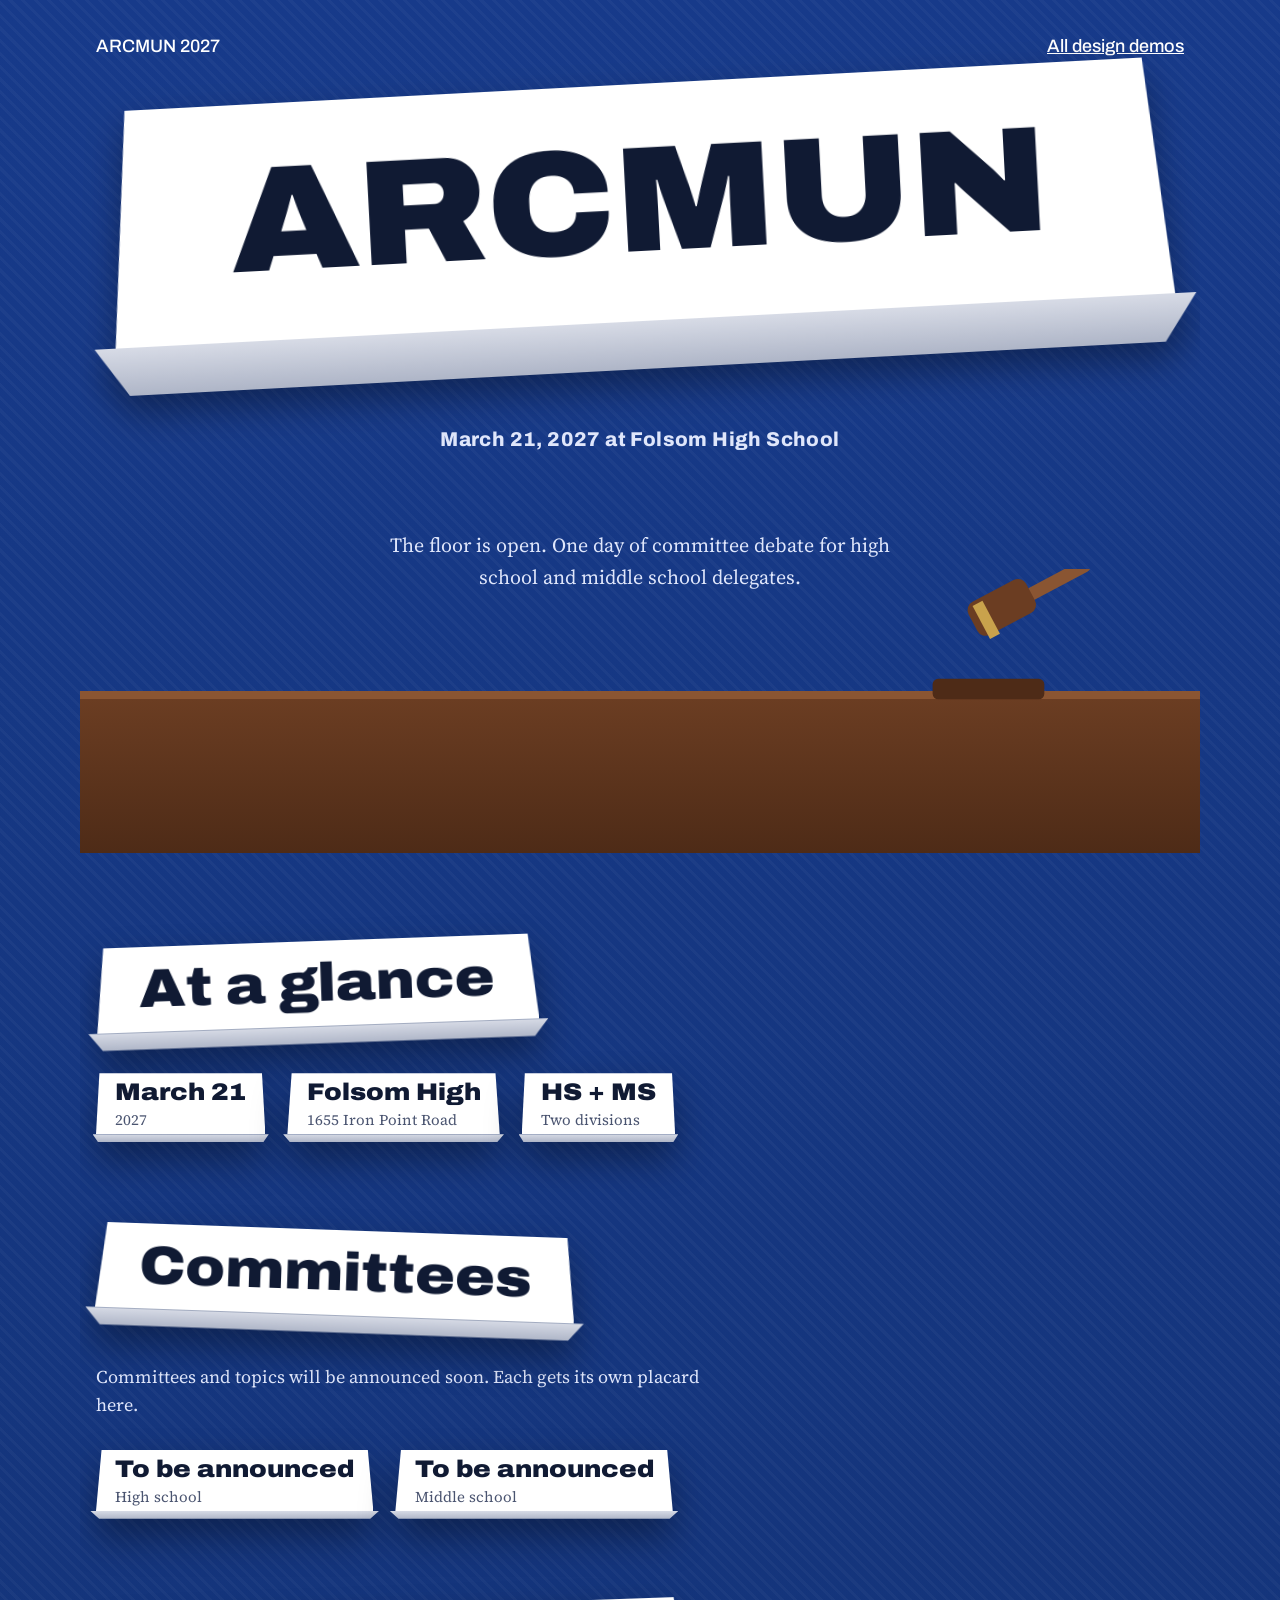
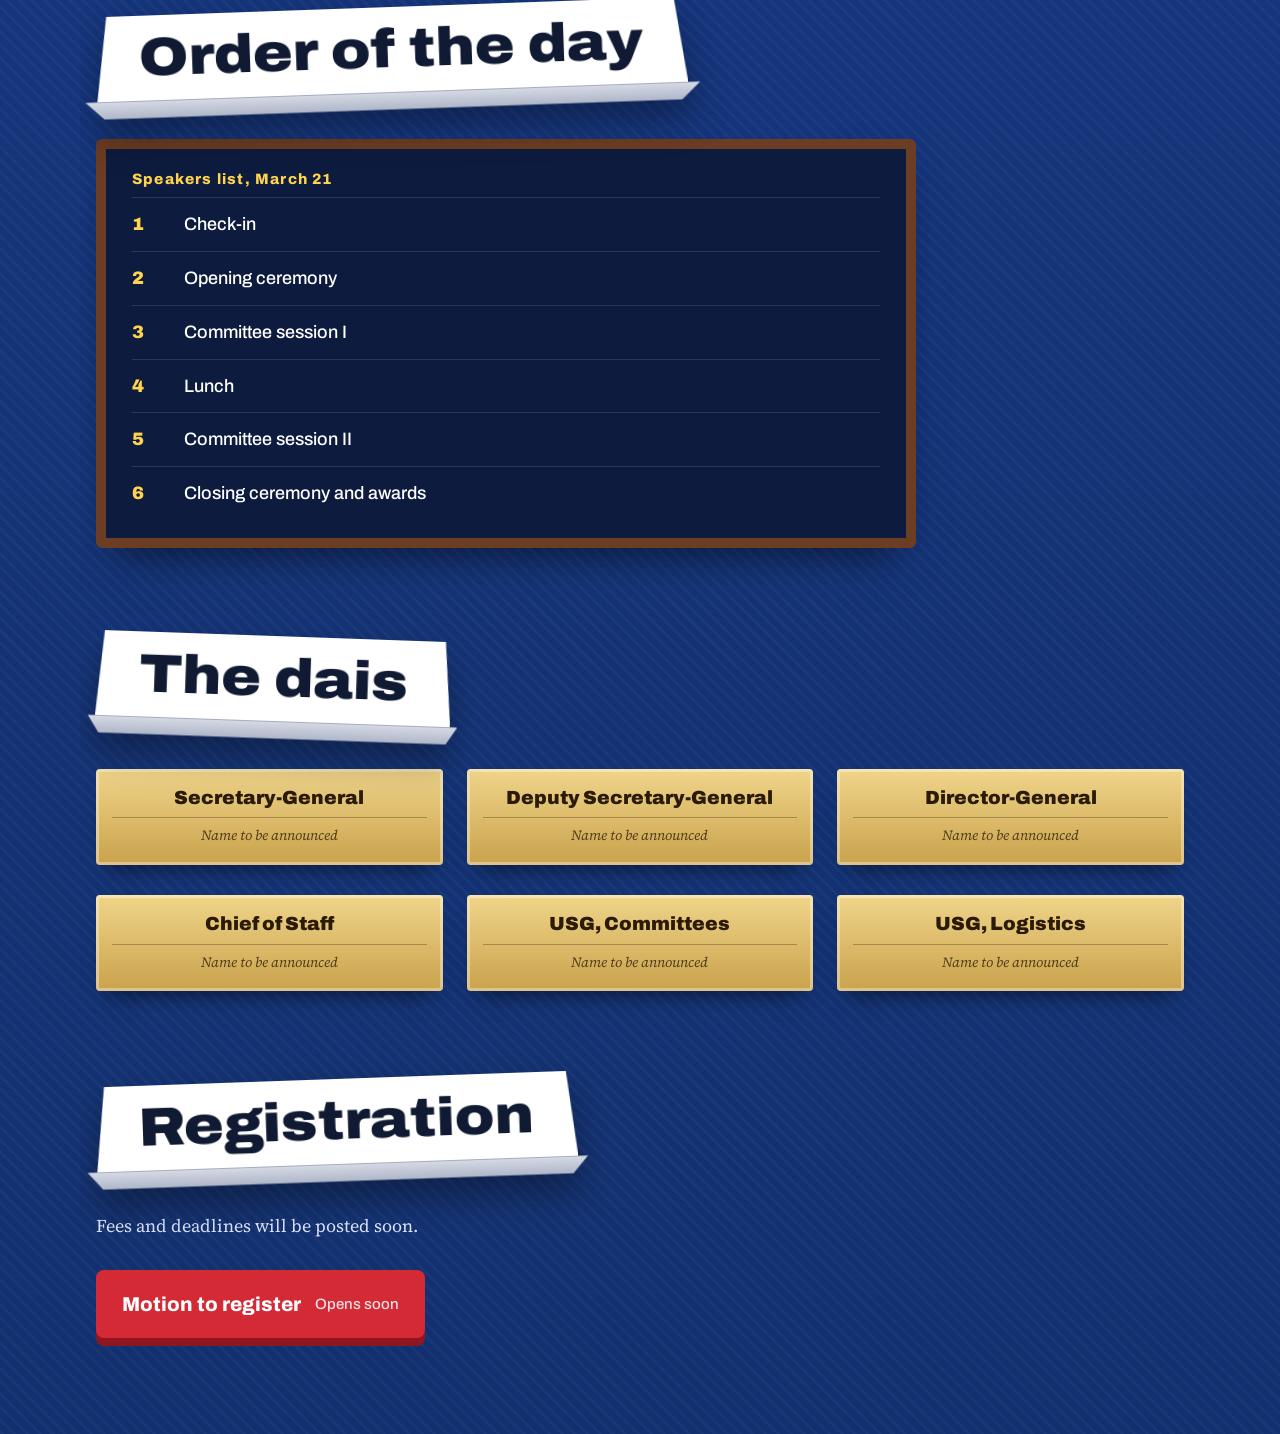
<file: demos/placard.html>
<!doctype html>
<html lang="en">
<head>
  <meta charset="utf-8">
  <meta name="viewport" content="width=device-width, initial-scale=1, viewport-fit=cover">
  <title>ARCMUN Placard</title>
  <meta name="description" content="Design demo: ARCMUN 2027 built from committee-room placards and a gavel.">
  <link rel="preconnect" href="https://fonts.googleapis.com">
  <link rel="preconnect" href="https://fonts.gstatic.com" crossorigin>
  <link href="https://fonts.googleapis.com/css2?family=Archivo:wdth,wght@62..125,500;62..125,800;62..125,900&family=Source+Serif+4:opsz,wght@8..60,400;8..60,600&display=swap" rel="stylesheet">
  <style>
    /* Layout: a committee room seen from the delegate's seat. Blue carpet, a wooden dais,
       and every heading printed on a folded name placard. One moment of motion: the gavel. */
    :root {
      --carpet: #173a8a;
      --carpet-2: #12306f;
      --wood: #6b3d22;
      --wood-2: #4e2b17;
      --card: #ffffff;
      --ink: #101a33;
      --red: #d42a35;
      --display: "Archivo", "Arial Narrow", sans-serif;
      --serif: "Source Serif 4", Georgia, serif;
      color-scheme: light;
    }
    * { box-sizing: border-box; }
    body {
      margin: 0; color: var(--card); font-family: var(--serif); font-size: 18px; line-height: 1.6;
      background:
        repeating-linear-gradient(45deg, rgba(255,255,255,0.03) 0 3px, transparent 3px 9px),
        linear-gradient(180deg, var(--carpet), var(--carpet-2));
    }
    .wrap { overflow-x: clip; max-width: 1120px; margin: 0 auto; padding: 32px max(16px, env(safe-area-inset-right, 0px)) 96px max(16px, env(safe-area-inset-left, 0px)); }
    .topbar { display: flex; justify-content: space-between; gap: 16px; font-family: var(--display); font-weight: 500; }
    .topbar a { color: inherit; }

    /* The placard: a tent card with a lit front face and a shadowed fold. */
    .placard { display: inline-grid; justify-items: center; filter: drop-shadow(0 18px 18px rgba(0,0,0,0.35)); }
    .placard .face {
      background: var(--card); color: var(--ink); padding: 0.28em 0.8em 0.3em;
      font-family: var(--display); font-weight: 900; font-stretch: 112%; line-height: 1;
      clip-path: polygon(2% 0, 98% 0, 100% 100%, 0 100%);
    }
    .placard .fold { width: 104%; height: 0.32em; background: linear-gradient(#d7dbe6, #aeb5c7); clip-path: polygon(0 0, 100% 0, 97% 100%, 3% 100%); }

    .hero { min-height: 88vh; padding-bottom: 24vh; display: grid; align-content: center; justify-items: center; gap: 34px; text-align: center; position: relative; }
    .hero .placard { font-size: clamp(56px, 12vw, 150px); transform: rotate(-3deg); animation: raise 0.9s 0.3s cubic-bezier(.2,1.4,.4,1) both; }
    @keyframes raise { from { transform: translateY(60px) rotate(-3deg); opacity: 0; } }
    .hero p { max-width: 560px; color: #dfe6fb; font-size: 20px; }
    .dais { position: absolute; left: -50vw; right: -50vw; bottom: 0; height: 18vh; background: linear-gradient(var(--wood), var(--wood-2)); border-top: 8px solid #8a5532; z-index: -1; }
    .gavel { position: absolute; right: 6%; bottom: 15vh; width: clamp(120px, 16vw, 210px); transform-origin: 85% 80%; animation: bang 0.5s 1.4s ease-in both; }
    @keyframes bang { 0% { transform: rotate(-35deg); } 70% { transform: rotate(6deg); } 100% { transform: rotate(0); } }
    .hero .meta { font-family: var(--display); font-weight: 800; font-size: 20px; letter-spacing: 0.02em; }

    section { padding: 88px 0 0; display: grid; gap: 30px; justify-items: start; }
    section > .placard { font-size: clamp(30px, 4.4vw, 54px); }
    section:nth-of-type(even) > .placard { transform: rotate(2deg); }
    section:nth-of-type(odd) > .placard { transform: rotate(-2deg); }
    .lede { max-width: 640px; color: #dfe6fb; margin: 0; }

    .row { display: flex; flex-wrap: wrap; gap: 28px 22px; }
    .row .placard { font-size: 24px; }
    .row .placard small { display: block; margin-top: 8px; font-family: var(--serif); font-weight: 400; font-size: 15px; font-stretch: 100%; color: #4a5470; }

    .board { width: min(100%, 820px); background: #0d1b3e; border: 10px solid var(--wood); border-radius: 6px; padding: 18px 26px; box-shadow: 0 24px 40px -20px rgba(0,0,0,0.6); }
    .board h3 { margin: 0 0 6px; font-family: var(--display); font-weight: 800; color: #ffd34d; font-size: 15px; letter-spacing: 0.08em; }
    .board ol { margin: 0; padding: 0; list-style: none; counter-reset: s; }
    .board li { counter-increment: s; display: grid; grid-template-columns: 40px 1fr; gap: 12px; padding: 12px 0; border-top: 1px solid rgba(255,255,255,0.12); font-family: var(--display); font-weight: 500; }
    .board li::before { content: counter(s); color: #ffd34d; font-weight: 900; }

    .nameplates { display: grid; grid-template-columns: repeat(3, minmax(0, 1fr)); gap: 30px 24px; width: 100%; }
    .nameplate { background: linear-gradient(#f0d58a, #c9a24c); color: #2a1a06; padding: 18px 16px; border-radius: 4px; text-align: center; box-shadow: inset 0 0 0 3px rgba(255,255,255,0.35), 0 14px 20px -12px rgba(0,0,0,0.6); }
    .nameplate strong { display: block; font-family: var(--display); font-weight: 900; font-size: 19px; line-height: 1.2; }
    .nameplate span { display: block; margin-top: 8px; border-top: 1px solid rgba(42,26,6,0.4); padding-top: 6px; font-size: 14px; font-style: italic; opacity: 0.75; }

    .motion { display: inline-flex; align-items: center; gap: 14px; padding: 18px 26px; background: var(--red); color: #fff; border-radius: 8px; font-family: var(--display); font-weight: 800; font-size: 20px; box-shadow: 0 8px 0 #8f1620; }
    .motion small { font-weight: 500; font-size: 15px; opacity: 0.85; }

    @media (prefers-reduced-motion: reduce) { .hero .placard, .gavel { animation: none; } }
    @media (max-width: 760px) {
      .nameplates { grid-template-columns: 1fr 1fr; }
      .gavel { right: 2%; width: 100px; }
    }
  </style>
</head>
<body>
  <div class="wrap">
    <div class="topbar"><span>ARCMUN 2027</span><a href="index.html">All design demos</a></div>

    <header class="hero">
      <div class="placard"><span class="face">ARCMUN</span><span class="fold"></span></div>
      <p class="meta">March 21, 2027 at Folsom High School</p>
      <p>The floor is open. One day of committee debate for high school and middle school delegates.</p>
      <svg class="gavel" viewBox="0 0 220 160" aria-hidden="true">
        <rect x="20" y="118" width="120" height="22" rx="6" fill="#4e2b17"/>
        <g>
          <rect x="94" y="36" width="104" height="14" rx="7" fill="#8a5532" transform="rotate(-28 94 36)"/>
          <rect x="54" y="40" width="70" height="40" rx="10" fill="#6b3d22" transform="rotate(-28 54 40)"/>
          <rect x="62" y="44" width="12" height="40" fill="#c9a24c" transform="rotate(-28 54 40)"/>
        </g>
      </svg>
      <div class="dais" aria-hidden="true"></div>
    </header>

    <section>
      <div class="placard"><span class="face">At a glance</span><span class="fold"></span></div>
      <div class="row">
        <div class="placard"><span class="face">March 21<small>2027</small></span><span class="fold"></span></div>
        <div class="placard"><span class="face">Folsom High<small>1655 Iron Point Road</small></span><span class="fold"></span></div>
        <div class="placard"><span class="face">HS + MS<small>Two divisions</small></span><span class="fold"></span></div>
      </div>
    </section>

    <section>
      <div class="placard"><span class="face">Committees</span><span class="fold"></span></div>
      <p class="lede">Committees and topics will be announced soon. Each gets its own placard here.</p>
      <div class="row">
        <div class="placard"><span class="face">To be announced<small>High school</small></span><span class="fold"></span></div>
        <div class="placard"><span class="face">To be announced<small>Middle school</small></span><span class="fold"></span></div>
      </div>
    </section>

    <section>
      <div class="placard"><span class="face">Order of the day</span><span class="fold"></span></div>
      <div class="board">
        <h3>Speakers list, March 21</h3>
        <ol>
          <li>Check-in</li><li>Opening ceremony</li><li>Committee session I</li>
          <li>Lunch</li><li>Committee session II</li><li>Closing ceremony and awards</li>
        </ol>
      </div>
    </section>

    <section>
      <div class="placard"><span class="face">The dais</span><span class="fold"></span></div>
      <div class="nameplates">
        <div class="nameplate"><strong>Secretary-General</strong><span>Name to be announced</span></div>
        <div class="nameplate"><strong>Deputy Secretary-General</strong><span>Name to be announced</span></div>
        <div class="nameplate"><strong>Director-General</strong><span>Name to be announced</span></div>
        <div class="nameplate"><strong>Chief of Staff</strong><span>Name to be announced</span></div>
        <div class="nameplate"><strong>USG, Committees</strong><span>Name to be announced</span></div>
        <div class="nameplate"><strong>USG, Logistics</strong><span>Name to be announced</span></div>
      </div>
    </section>

    <section>
      <div class="placard"><span class="face">Registration</span><span class="fold"></span></div>
      <p class="lede">Fees and deadlines will be posted soon.</p>
      <span class="motion">Motion to register <small>Opens soon</small></span>
    </section>
  </div>
</body>
</html>
</file>
<file: css/style.css>
/* Layout: a photoreal planet framed by comic-book panels — navy ink outlines, hard offset
   shadows, halftone dots — in a strict blue / red / white palette. */
:root {
  --navy: #0b1f4d;        /* ink: outlines, body text, night sky */
  --blue: #1f5bff;        /* primary */
  --sky: #d6e3ff;         /* soft blue fills */
  --red: #e8323c;         /* accent / action */
  --white: #ffffff;
  --paper: #f4f7ff;       /* section ground, faintly blue */
  --space: #061233;       /* hero sky behind the globe */
  --ink-2: rgba(11, 31, 77, 0.78);
  --on-dark-2: rgba(230, 238, 255, 0.84);

  --display: "Bowlby One", "Arial Black", Impact, sans-serif;
  --sans: "DM Sans", system-ui, -apple-system, "Segoe UI", sans-serif;

  --stroke: 3px;
  --shadow: 6px 6px 0 var(--navy);
  --shadow-red: 6px 6px 0 var(--red);
  --radius: 14px;
  --gutter: clamp(16px, 4vw, 56px);
  --ease: cubic-bezier(0.22, 1, 0.36, 1);
  --bounce: cubic-bezier(0.34, 1.56, 0.64, 1);
  color-scheme: light;
}

*, *::before, *::after { box-sizing: border-box; }
html { scroll-behavior: smooth; -webkit-text-size-adjust: 100%; }
@media (prefers-reduced-motion: reduce) {
  html { scroll-behavior: auto; }
  *, *::before, *::after { animation-duration: 0.01ms !important; animation-iteration-count: 1 !important; }
}

body {
  margin: 0;
  background: var(--space);
  color: var(--navy);
  font-family: var(--sans);
  font-size: 16px;
  line-height: 1.6;
  -webkit-font-smoothing: antialiased;
}
a { color: inherit; }
button { font: inherit; color: inherit; }
:focus-visible { outline: 3px solid var(--red); outline-offset: 3px; border-radius: 8px; }
.sr-only {
  position: absolute; width: 1px; height: 1px; padding: 0; margin: -1px;
  overflow: hidden; clip: rect(0 0 0 0); white-space: nowrap; border: 0;
}

/* ------------------------------------------------------------ stage */
.stage {
  position: fixed; inset: 0; z-index: 0;
  background: var(--space);
  transform-origin: 50% 40%;
  will-change: transform, opacity;
  opacity: 0;
  transition: opacity 1.4s var(--ease);
}
body.loaded .stage { transition: none; }
#globe { display: block; width: 100%; height: 100%; }
.vignette {
  position: absolute; inset: 0; pointer-events: none;
  background:
    radial-gradient(circle at 1px 1px, rgba(120, 160, 255, 0.16) 1px, transparent 1.6px) 0 0 / 14px 14px,
    radial-gradient(120% 90% at 60% 50%, transparent 55%, rgba(6, 18, 51, 0.7) 100%),
    linear-gradient(90deg, rgba(6, 18, 51, 0.8) 0%, rgba(6, 18, 51, 0.3) 38%, transparent 60%);
  transition: opacity 0.8s var(--ease);
}

/* ------------------------------------------------------------ loader */
.loader {
  position: fixed; inset: 0; z-index: 50;
  display: grid; place-content: center; gap: 16px; justify-items: center;
  background: var(--space);
  transition: opacity 1s var(--ease), visibility 1s;
}
body.loaded .loader { opacity: 0; visibility: hidden; }
.loader-label {
  font-family: var(--display); font-size: 22px; letter-spacing: 0.02em; color: var(--white);
  text-shadow: 3px 3px 0 var(--red);
}
.loader-track {
  width: 220px; height: 18px; border: var(--stroke) solid var(--white); border-radius: 999px;
  overflow: hidden; background: var(--navy);
}
.loader-bar {
  display: block; height: 100%;
  background: repeating-linear-gradient(-45deg, var(--red) 0 10px, var(--white) 10px 20px);
  transform: scaleX(0); transform-origin: left; transition: transform 0.4s var(--ease);
}

/* ------------------------------------------------------------ nav */
.nav {
  position: fixed; top: 0; left: 0; right: 0; z-index: 20;
  display: flex; align-items: center; justify-content: space-between;
  padding: 18px var(--gutter);
  pointer-events: none;
}
.nav > * { pointer-events: auto; }
.brand {
  display: inline-flex; align-items: center; gap: 10px;
  padding: 6px 14px 6px 8px;
  background: var(--white); color: var(--navy);
  border: var(--stroke) solid var(--navy); border-radius: 999px;
  box-shadow: 4px 4px 0 var(--red);
  text-decoration: none; font-family: var(--display); font-size: 15px; letter-spacing: 0.01em;
  transition: transform 0.2s var(--bounce), box-shadow 0.2s;
}
.brand svg { color: var(--blue); }
.brand:hover { transform: translate(-2px, -2px); box-shadow: 6px 6px 0 var(--red); }
.nav-links {
  display: flex; gap: 4px; padding: 4px;
  background: var(--white); border: var(--stroke) solid var(--navy); border-radius: 999px;
  box-shadow: 4px 4px 0 var(--navy);
  font-size: 14px; font-weight: 700;
  transition: opacity 0.3s;
}
.nav-links a { text-decoration: none; padding: 6px 14px; border-radius: 999px; color: var(--navy); transition: background 0.15s, color 0.15s; }
.nav-links a:hover { background: var(--blue); color: var(--white); }

/* Host-school label that tracks the pin on the globe. */
.pin-label {
  position: absolute; left: 0; top: 0; pointer-events: none;
  transition: opacity 0.4s;
}
.pin-label span {
  position: absolute; left: 22px; bottom: 16px; white-space: nowrap;
  padding: 6px 12px; border-radius: 10px;
  background: var(--white); color: var(--navy);
  border: var(--stroke) solid var(--navy); box-shadow: 4px 4px 0 var(--red);
  font-family: var(--display); font-size: 14px;
}
.pin-label span::after {
  content: ""; position: absolute; left: -12px; bottom: -10px; width: 22px; height: 3px;
  background: var(--navy); transform: rotate(-38deg); transform-origin: right center;
}

/* ------------------------------------------------------------ hero */
main { position: relative; z-index: 1; overflow-x: clip; }

.intro { position: relative; height: 620vh; }
.intro-sticky {
  position: sticky; top: 0;
  height: 100vh; height: 100svh; overflow: hidden;
  padding: 0 var(--gutter);
  display: grid; align-items: center;
  pointer-events: none;
  color: var(--white);
}
.intro-sticky > .hero-copy, .intro-sticky > .hud, .intro-sticky > .pin-label { pointer-events: auto; }
.hero-copy { position: relative; z-index: 3; }
.hud, .sticker { z-index: 3; }

/* ---- Fly-in layers: clouds, the campus photo, the gate, then arrival ---- */
.intro-photo, .intro-arrival, .intro-gate, .intro-clouds, .intro-white {
  position: absolute; inset: 0; opacity: 0; visibility: hidden;
}
.intro-photo { background: var(--navy); }
.intro-photo img {
  width: 100%; height: 100%; max-width: none; object-fit: cover;
  object-position: 37% 78%; transform-origin: 37% 78%;
  will-change: transform, filter;
}
.intro-clouds { overflow: hidden; z-index: 2; }
.intro-clouds img {
  position: absolute; left: 50%; top: 50%; width: 70vmax; max-width: none; height: auto;
  margin: -35vmax 0 0 -35vmax; will-change: transform, opacity; opacity: 0;
}
.intro-white { background: radial-gradient(circle at 50% 50%, #ffffff 0%, #eef3ff 70%, #dce6ff 100%); }
.intro-arrival {
  display: grid; place-content: center; justify-items: center; gap: 22px; text-align: center;
  padding: 0 var(--gutter);
  background:
    radial-gradient(circle at 1px 1px, rgba(31, 91, 255, 0.14) 1.2px, transparent 1.8px) 0 0 / 16px 16px,
    var(--paper);
  color: var(--navy);
}
.intro-arrival > * { transform: scale(var(--arrive, 1)); }
.arrival-title {
  margin: 0; font-family: var(--display); font-size: clamp(44px, 8vw, 120px); line-height: 1;
  color: var(--white); text-shadow: 4px 4px 0 var(--blue), 8px 8px 0 var(--navy);
  -webkit-text-stroke: 2px var(--navy);
}
.intro-gate { display: grid; place-items: center; perspective: 1400px; }
.intro-gate > * { grid-area: 1 / 1; }
.gate-frame { width: min(96vw, 1100px); height: auto; aspect-ratio: 1000 / 700; overflow: visible; position: relative; z-index: 1; }
.gate-sign { font-family: var(--display); font-size: 31px; fill: var(--white); letter-spacing: 0.02em; }
.gate-leaves {
  width: min(96vw, 1100px); aspect-ratio: 1000 / 700;
  display: grid; grid-template-columns: 1fr 1fr;
  padding: calc(min(96vw, 1100px) * 0.16) calc(min(96vw, 1100px) * 0.14) calc(min(96vw, 1100px) * 0.014);
  transform-style: preserve-3d;
}
.gate-leaf { transform-style: preserve-3d; will-change: transform; }
.gate-leaf svg { display: block; width: 100%; height: 100%; filter: drop-shadow(6px 6px 0 rgba(11, 31, 77, 0.35)); }
.gate-left { transform-origin: left center; }
.gate-right { transform-origin: right center; }
.gate-right svg { transform: scaleX(-1); }
.scroll-hint {
  position: absolute; left: 50%; bottom: 28px; transform: translateX(-50%); z-index: 3; margin: 0;
  padding: 6px 14px; border-radius: 999px; background: var(--white); color: var(--navy);
  border: 2px solid var(--navy); font-weight: 700; font-size: 14px; white-space: nowrap;
}
body.no-intro .intro { height: auto; }
body.no-intro .intro-sticky { position: relative; }
body.no-intro .scroll-hint { display: none; }
.hero-copy {
  max-width: 700px; padding-top: 40px; padding-bottom: 150px;
  transition: opacity 0.6s var(--ease), transform 0.8s var(--ease);
}
body:not(.loaded) .hero-copy, body:not(.loaded) .hud, body:not(.loaded) .console, body:not(.loaded) .sticker {
  opacity: 0; translate: 0 16px;
}

.bubble {
  position: relative; display: inline-block; margin-top: 0;
  font-size: 14px; font-weight: 700;
  padding: 8px 16px; margin-bottom: 30px;
  background: var(--white); color: var(--navy);
  border: var(--stroke) solid var(--navy); border-radius: 18px;
  box-shadow: 4px 4px 0 var(--red);
  transform: rotate(-2deg);
}
.bubble::after {
  content: ""; position: absolute; left: 24px; bottom: -15px;
  width: 20px; height: 15px;
  background: var(--navy);
  clip-path: polygon(0 0, 100% 0, 10% 100%);
}
.bubble::before {
  content: ""; position: absolute; left: 27px; bottom: -9px; z-index: 1;
  width: 13px; height: 10px;
  background: var(--white);
  clip-path: polygon(0 0, 100% 0, 10% 100%);
}
h1, h2 {
  font-family: var(--display);
  font-weight: 400;
  margin: 0;
  letter-spacing: -0.005em;
  text-wrap: balance;
}
h1 {
  font-size: clamp(40px, 4.7vw, 74px);
  line-height: 1.02;
  color: var(--white);
  text-shadow: 3px 3px 0 var(--blue), 6px 6px 0 var(--navy);
}
h1 em { font-style: normal; display: block; margin-top: 16px; text-shadow: none; }
h1 em span {
  display: inline-block;
  padding: 0.02em 0.2em 0.06em;
  margin: 0 0.06em 0.16em 0;
  background: var(--red); color: var(--white);
  border: var(--stroke) solid var(--navy);
  box-shadow: 5px 5px 0 var(--white);
  font-size: 0.66em;
  transform: rotate(-2.5deg);
}
h1 em span + span { background: var(--white); color: var(--blue); box-shadow: 5px 5px 0 var(--red); transform: rotate(1.5deg); }

.cta { display: flex; flex-wrap: wrap; gap: 14px; margin-top: 36px; }
.btn {
  display: inline-flex; align-items: center; gap: 10px;
  height: 52px; padding: 0 24px; border-radius: 999px;
  font-size: 16px; font-weight: 700; text-decoration: none; cursor: pointer;
  border: var(--stroke) solid var(--navy);
  transition: transform 0.15s var(--bounce), box-shadow 0.15s var(--ease);
}
.btn-primary { background: var(--red); color: var(--white); box-shadow: 5px 5px 0 var(--white); }
.btn-primary:hover { transform: translate(-2px, -2px); box-shadow: 7px 7px 0 var(--white); }
.btn-ghost { background: var(--white); color: var(--navy); box-shadow: 5px 5px 0 var(--blue); }
.btn-ghost:hover { transform: translate(-2px, -2px); box-shadow: 7px 7px 0 var(--blue); }
.btn:active { transform: translate(3px, 3px); box-shadow: 1px 1px 0 var(--navy); }

/* Starburst sticker */
.sticker {
  position: absolute; top: 15vh; left: 50%;
  width: 124px; height: 124px;
  display: grid; place-items: center;
  filter: drop-shadow(4px 4px 0 var(--navy));
  pointer-events: none;
  transition: opacity 0.5s var(--ease), translate 0.8s var(--ease);
}
.sticker::before {
  content: ""; position: absolute; inset: 0;
  background: var(--red);
  clip-path: polygon(50% 0%, 61% 13%, 77% 6%, 79% 23%, 96% 25%, 88% 40%, 100% 52%, 86% 62%, 92% 79%, 75% 80%, 69% 96%, 55% 87%, 41% 100%, 33% 85%, 17% 92%, 15% 75%, 0% 68%, 10% 54%, 2% 38%, 18% 32%, 18% 14%, 35% 15%);
  animation: wobble 5s ease-in-out infinite;
}
.sticker span {
  position: relative;
  font-family: var(--display); font-size: 15px; line-height: 1.02; text-align: center; color: var(--white);
  transform: rotate(12deg);
}
@keyframes wobble { 0%, 100% { transform: rotate(12deg) scale(1); } 50% { transform: rotate(4deg) scale(1.06); } }

/* Telemetry as a speech-bubble readout */
.hud {
  position: absolute; right: var(--gutter); bottom: 40px;
  padding: 16px 18px;
  background: var(--white); color: var(--navy);
  border: var(--stroke) solid var(--navy); border-radius: var(--radius);
  box-shadow: var(--shadow-red);
  font-size: 14px;
  transition: opacity 0.6s var(--ease), translate 0.8s var(--ease);
}
.hud::before {
  content: ""; position: absolute; top: -19px; left: 30px;
  width: 22px; height: 19px; background: var(--navy);
  clip-path: polygon(0 0, 100% 100%, 0 100%);
}
.hud::after {
  content: ""; position: absolute; top: -11px; left: 33px;
  width: 14px; height: 12px; background: var(--white);
  clip-path: polygon(0 0, 100% 100%, 0 100%);
}
.hud dl { margin: 0; display: grid; gap: 8px; }
.hud dl > div { display: grid; grid-template-columns: 116px auto; gap: 14px; align-items: baseline; }
.hud dt { color: var(--blue); font-weight: 700; }
.hud dd { margin: 0; font-weight: 700; font-variant-numeric: tabular-nums; white-space: pre; }
/* ------------------------------------------------------------ sections */
.section {
  position: relative;
  padding: clamp(72px, 10vh, 112px) var(--gutter);
  max-width: 1120px; margin: 0 auto;
  display: grid; gap: 20px; justify-items: start;
}
.section.paper::before, .section.blue::before {
  content: ""; position: absolute; z-index: -1; inset: 0 -50vw;
  background:
    radial-gradient(circle at 1px 1px, rgba(31, 91, 255, 0.14) 1.2px, transparent 1.8px) 0 0 / 16px 16px,
    var(--paper);
}
.section.blue::before {
  background:
    radial-gradient(circle at 1px 1px, rgba(255, 255, 255, 0.18) 1.2px, transparent 1.8px) 0 0 / 16px 16px,
    var(--blue);
}
/* Zig-zag top edge where the paper meets the hero, like a torn comic page. */
.section.paper + .section.paper { padding-top: 0; }

h2 { font-size: clamp(32px, 4vw, 54px); line-height: 1.06; color: var(--navy); max-width: 820px; }
.section-lede { margin: 0; color: var(--ink-2); font-size: 18px; max-width: 600px; }
.blue h2 { color: var(--white); text-shadow: 4px 4px 0 var(--navy); }
.blue .section-lede { color: var(--on-dark-2); }
.section > dl, .section > ol, .section > ul { margin-top: 12px; }

/* Fact sheet: the one recurring panel. */
.facts {
  margin: 0; width: min(100%, 720px);
  padding: 6px 24px;
  background: var(--white); border: var(--stroke) solid var(--navy); border-radius: var(--radius);
  box-shadow: var(--shadow);
}
.facts > div { display: grid; grid-template-columns: 130px 1fr; gap: 16px; padding: 14px 0; }
.facts > div + div { border-top: 2px dashed rgba(11, 31, 77, 0.22); }
.facts dt { font-weight: 700; color: var(--blue); }
.facts dd { margin: 0; font-weight: 700; }
.facts small { display: block; font-weight: 400; color: var(--ink-2); font-size: 15px; }

/* Order of the day: one numbered list, because it really is a sequence. */
.agenda {
  list-style: none; padding: 6px 24px; margin: 0; width: min(100%, 820px);
  counter-reset: step;
  background: var(--white); border: var(--stroke) solid var(--navy); border-radius: var(--radius);
  box-shadow: 8px 8px 0 var(--navy);
}
.agenda li {
  counter-increment: step;
  display: grid; grid-template-columns: 44px 270px 1fr; gap: 14px; align-items: baseline;
  padding: 16px 0;
}
.agenda li + li { border-top: 2px dashed rgba(11, 31, 77, 0.22); }
.agenda li::before {
  content: counter(step);
  font-family: var(--display); font-size: 22px; color: var(--red);
}
.agenda strong { font-family: var(--display); font-weight: 400; font-size: 17px; line-height: 1.3; }
.agenda span { color: var(--ink-2); }

/* Secretariat as committee-room placards with the name left blank. */
.placards {
  list-style: none; padding: 0; margin: 0; width: 100%;
  display: grid; grid-template-columns: repeat(3, minmax(0, 1fr)); gap: 28px 24px;
}
.placards li {
  position: relative;
  display: grid; gap: 18px; align-content: space-between;
  min-height: 150px; padding: 20px 20px 18px;
  background: var(--white); border: var(--stroke) solid var(--navy);
  border-radius: 6px 6px 2px 2px;
  box-shadow: 0 8px 0 -3px var(--sky), 0 8px 0 0 var(--navy);
}
.placard-role { font-family: var(--display); font-size: 19px; line-height: 1.2; color: var(--navy); }
.placard-name {
  padding-top: 8px; border-top: 2px solid var(--navy);
  font-size: 14px; color: rgba(11, 31, 77, 0.5);
}

.register-cta { margin: 12px 0 0; }
.btn.is-disabled { cursor: default; background: var(--navy); color: var(--white); box-shadow: 5px 5px 0 var(--red); }
.btn.is-disabled:hover, .btn.is-disabled:active { transform: none; box-shadow: 5px 5px 0 var(--red); }

.nav-links .nav-cta { background: var(--red); color: var(--white); }
.nav-links .nav-cta:hover { background: var(--navy); }
.hud-title { margin: 0 0 10px; font-family: var(--display); font-size: 15px; color: var(--red); }

.footer {
  position: relative; max-width: 1320px; margin: 0 auto;
  padding: 56px var(--gutter) 48px;
  display: flex; justify-content: space-between; gap: 40px; align-items: end;
  color: var(--on-dark-2); font-size: 14px;
}
.footer::before { content: ""; position: absolute; inset: 0 -50vw; background: var(--navy); z-index: -1; border-top: 6px solid var(--red); }
.footer p { margin: 0 0 6px; max-width: 620px; }
.footer .credits { margin-top: 14px; font-size: 13px; opacity: 0.8; }
.footer a { color: var(--white); text-underline-offset: 3px; text-decoration-color: var(--red); text-decoration-thickness: 2px; }
.footer-mark { font-family: var(--display); font-size: 34px; color: var(--white); text-shadow: 3px 3px 0 var(--red); }
.preview-switch {
  flex: none; padding: 10px 16px; border-radius: 999px; background: var(--white); color: var(--navy) !important;
  border: var(--stroke) solid var(--white); font-weight: 700; text-decoration: none;
}

/* ------------------------------------------------------------ responsive */
@media (max-width: 1100px) {
  .placards { grid-template-columns: repeat(2, minmax(0, 1fr)); }
  .nav-links a:not(.nav-cta) { padding: 6px 10px; }
  .sticker { left: auto; right: var(--gutter); top: 13vh; }
}

@media (max-width: 900px) {
  .vignette {
    background:
      radial-gradient(circle at 1px 1px, rgba(120, 160, 255, 0.14) 1px, transparent 1.6px) 0 0 / 14px 14px,
      linear-gradient(180deg, rgba(6, 18, 51, 0.1) 0%, rgba(6, 18, 51, 0) 40%, rgba(6, 18, 51, 0.9) 76%);
  }
  .intro-sticky { align-items: end; padding-bottom: 64px; }
  .scroll-hint { display: none; }
  .hero-copy { padding-top: 0; padding-bottom: 0; }
  .hud { display: none; }
  .nav-links a:not(.nav-cta) { display: none; }
  .sticker { width: 92px; height: 92px; top: 84px; }
  .sticker span { font-size: 12px; }
}

@media (max-width: 640px) {
  .nav { padding-top: 14px; }
  .bubble { font-size: 11px; margin-bottom: 22px; }
  .agenda li { grid-template-columns: 32px 1fr; }
  .agenda li span { grid-column: 2; }
  .facts > div { grid-template-columns: 1fr; gap: 2px; }
  h1 { font-size: 40px; text-shadow: 2px 2px 0 var(--blue), 4px 4px 0 var(--navy); }
  .cta { margin-top: 22px; }
  .btn { height: 46px; padding: 0 18px; font-size: 15px; }
  .placards { grid-template-columns: 1fr; }
  .facts, .agenda { padding: 4px 18px; }
  .footer { flex-direction: column; align-items: start; }
}
.pin-label::before {
  content: ""; position: absolute; left: -7px; top: -7px; width: 14px; height: 14px; border-radius: 50%;
  background: var(--red); border: 3px solid var(--white); box-shadow: 0 0 0 2px var(--navy);
}
@media (max-width: 640px) {
  .pin-label span { display: none; }
}

/* Clickable host-school pin */
.pin-label {
  z-index: 2; padding: 0; border: 0; background: none; cursor: pointer;
  width: 44px; height: 44px; margin: -22px 0 0 -22px; transition: opacity 0.3s;
}
.pin-label span { transition: transform 0.15s var(--bounce), box-shadow 0.15s; }
.pin-label:hover span { transform: translate(-2px, -2px); box-shadow: 6px 6px 0 var(--red); }
.pin-label:focus-visible { outline: none; }
.pin-label:focus-visible span { outline: 3px solid var(--red); outline-offset: 3px; }
.pin-label::before { width: 18px; height: 18px; left: 13px; top: 13px; box-sizing: border-box; }
.pin-label span { left: 44px; bottom: 38px; }

/* Campus photo card */
.campus {
  width: min(960px, calc(100vw - 32px)); max-height: calc(100vh - 32px);
  padding: 0; overflow: auto;
  background: var(--white); color: var(--navy);
  border: var(--stroke) solid var(--navy); border-radius: var(--radius);
  box-shadow: 10px 10px 0 var(--red);
}
.campus::backdrop { background: rgba(6, 18, 51, 0.72); }
.campus[open] { animation: campus-in 0.35s var(--bounce); }
@keyframes campus-in { from { opacity: 0; transform: translateY(16px) scale(0.97); } }
.campus-photo { margin: 0; border-bottom: var(--stroke) solid var(--navy); background: var(--navy); }
.campus-photo img { display: block; width: 100%; height: auto; max-height: 56vh; aspect-ratio: 16 / 9; object-fit: cover; }
.campus-body { display: grid; gap: 14px; padding: 22px 24px 20px; }
.campus h2 { font-size: clamp(26px, 3vw, 36px); }
.campus-address { margin: -6px 0 0; color: var(--ink-2); font-weight: 500; }
.campus-thumbs { display: flex; flex-wrap: wrap; gap: 12px; }
.campus-thumbs button {
  display: grid; gap: 6px; padding: 6px; cursor: pointer; text-align: left;
  background: var(--white); border: 2px solid var(--navy); border-radius: 10px;
  font-size: 13px; font-weight: 700;
}
.campus-thumbs img { display: block; width: 150px; height: auto; border-radius: 6px; }
.campus-thumbs button[aria-pressed="true"] { background: var(--sky); box-shadow: 3px 3px 0 var(--navy); }
.campus-actions { display: flex; flex-wrap: wrap; gap: 14px; margin-top: 4px; }
.campus .btn-ghost { box-shadow: 5px 5px 0 var(--blue); }
.campus .btn-primary { box-shadow: 5px 5px 0 var(--navy); }
.campus-credit { margin: 0; font-size: 13px; color: var(--ink-2); }
@media (max-width: 640px) {
  .campus-body { padding: 18px; }
  .campus-thumbs img { width: 120px; }
  .pin-label span { display: none; }
}

/* ------------------------------------------------------------ demo additions */
.gate-plaque text { font-family: var(--display); font-size: 26px; fill: var(--white); }

.hud-preview {
  margin-top: 12px; padding: 4px 10px; border-radius: 999px; cursor: pointer;
  border: 2px solid var(--navy); background: var(--white); color: var(--navy);
  font-size: 12.5px; font-weight: 700;
}
.hud-preview[aria-pressed="true"] { background: var(--red); color: var(--white); }
.hud dd.is-live { color: var(--red); }
.hud dd.is-live::before {
  content: ""; display: inline-block; width: 9px; height: 9px; margin-right: 7px; border-radius: 50%;
  background: var(--red); animation: live 1.4s ease-in-out infinite;
}
@keyframes live { 50% { opacity: 0.25; } }

/* World map with committee pins */
.world-map { margin: 28px 0 0; width: 100%; }
.map-frame {
  position: relative; width: 100%; aspect-ratio: 2 / 1; max-width: 100%;
  background: var(--navy) url("../assets/textures/earth_day_4k.jpg") center / cover no-repeat;
  border: var(--stroke) solid var(--navy); border-radius: var(--radius);
  box-shadow: var(--shadow);
}
.map-frame::after {
  content: ""; position: absolute; inset: 0; border-radius: inherit; pointer-events: none;
  background: radial-gradient(circle at 1px 1px, rgba(255, 255, 255, 0.16) 1px, transparent 1.6px) 0 0 / 10px 10px;
}
.map-pin {
  position: absolute; left: var(--x); top: var(--y); z-index: 1;
  width: 16px; height: 16px; margin: -8px 0 0 -8px; border-radius: 50%;
  background: var(--blue); border: 3px solid var(--white); box-shadow: 0 0 0 2px var(--navy);
}
.map-pin b {
  position: absolute; left: 50%; bottom: 20px; transform: translateX(-50%); white-space: nowrap;
  padding: 3px 9px; border-radius: 8px;
  background: var(--white); color: var(--navy); border: 2px solid var(--navy);
  font-size: 12.5px; box-shadow: 3px 3px 0 var(--blue);
}
.map-pin.is-home { background: var(--red); width: 20px; height: 20px; margin: -10px 0 0 -10px; }
.map-pin.is-home b { box-shadow: 3px 3px 0 var(--red); font-family: var(--display); font-weight: 400; }
.map-pin.is-found { background: var(--white); box-shadow: 0 0 0 2px var(--navy), 0 0 0 8px rgba(232, 50, 60, 0.45); }
.map-pin.is-found b { background: var(--red); color: var(--white); box-shadow: 3px 3px 0 var(--navy); }
.world-map figcaption { margin-top: 14px; color: var(--ink-2); font-size: 15px; }

.lookup { width: min(100%, 720px); display: grid; gap: 12px; margin-top: 28px; }
.lookup h3 { margin: 0; font-family: var(--display); font-weight: 400; font-size: 24px; }
.lookup > p { margin: 0; color: var(--ink-2); }
.lookup-row { display: flex; gap: 12px; }
.lookup-row input {
  flex: 1; min-width: 0; height: 52px; padding: 0 18px;
  border: var(--stroke) solid var(--navy); border-radius: 999px; background: var(--white);
  font: inherit; font-size: 17px; font-weight: 700; color: var(--navy);
}
.lookup-result { box-shadow: var(--shadow-red); }
.demo-note { font-size: 14px; color: var(--ink-2); }

/* Advisor checklist */
.checklist {
  list-style: none; padding: 6px 24px; margin: 0; width: min(100%, 720px);
  background: var(--white); border: var(--stroke) solid var(--navy); border-radius: var(--radius);
  box-shadow: var(--shadow);
}
.checklist li { display: grid; grid-template-columns: 30px 1fr auto; gap: 14px; align-items: center; padding: 14px 0; }
.checklist li + li { border-top: 2px dashed rgba(11, 31, 77, 0.22); }
.check { width: 24px; height: 24px; border: var(--stroke) solid var(--navy); border-radius: 6px; background: var(--paper); }
.checklist .when { padding: 2px 10px; border-radius: 999px; background: var(--sky); font-size: 13px; font-weight: 700; }

.footer-links { display: flex; flex-wrap: wrap; gap: 10px 22px; font-weight: 700; }

/* ------------------------------------------------------------ inner pages */
.page-hero {
  position: relative; padding: 150px var(--gutter) 72px;
  max-width: 1120px; margin: 0 auto; color: var(--white);
}
.page-hero::before {
  content: ""; position: absolute; z-index: -1; inset: 0 -50vw;
  background:
    radial-gradient(circle at 1px 1px, rgba(255, 255, 255, 0.16) 1.2px, transparent 1.8px) 0 0 / 16px 16px,
    var(--blue);
  border-bottom: 6px solid var(--navy);
}
.page-hero h1 { font-size: clamp(44px, 6vw, 84px); }
.page-hero p { margin: 18px 0 0; max-width: 560px; font-size: 18px; color: var(--on-dark-2); }
.draft-banner {
  display: inline-block; margin-top: 22px !important; padding: 6px 14px; border-radius: 999px;
  background: var(--white); color: var(--navy) !important; border: 2px solid var(--navy);
  font-size: 14px !important; font-weight: 700;
}
.inner-page main > .section:first-of-type { padding-top: 72px; }

/* Guide: a resolution set like the real document */
.doc {
  width: min(100%, 760px); padding: 28px 32px; margin: 0;
  background: var(--white); border: var(--stroke) solid var(--navy); border-radius: 4px;
  box-shadow: 8px 8px 0 var(--navy);
  font-family: Georgia, "Times New Roman", serif; font-size: 17px; line-height: 1.7;
}
.doc header { display: grid; gap: 2px; margin-bottom: 18px; font-family: var(--sans); font-size: 14px; }
.doc header strong { font-size: 16px; }
.doc p { margin: 0 0 10px; }
.doc em { font-style: italic; }
.doc u { text-decoration-thickness: 1px; text-underline-offset: 3px; }
.doc ol { margin: 6px 0 0; padding-left: 26px; }

.motions { width: 100%; display: grid; grid-template-columns: repeat(2, minmax(0, 1fr)); gap: 18px; }
.motion {
  padding: 18px 20px; background: var(--white);
  border: var(--stroke) solid var(--navy); border-radius: var(--radius); box-shadow: var(--shadow);
}
.motion h3 { margin: 0 0 6px; font-family: var(--display); font-weight: 400; font-size: 18px; }
.motion p { margin: 0; color: var(--ink-2); }
.motion .say { display: block; margin-top: 10px; padding: 8px 12px; border-radius: 10px; background: var(--paper); font-weight: 700; color: var(--navy); }

/* Awards and gallery */
.awards { list-style: none; padding: 0; margin: 0; width: 100%; display: grid; grid-template-columns: repeat(4, minmax(0, 1fr)); gap: 22px; }
.award {
  display: grid; gap: 12px; justify-items: center; text-align: center; padding: 24px 16px 20px;
  background: var(--white); border: var(--stroke) solid var(--navy); border-radius: var(--radius); box-shadow: var(--shadow);
}
.award:first-child { box-shadow: var(--shadow-red); }
.medal {
  display: grid; place-items: center; width: 84px; height: 84px; border-radius: 50%;
  border: var(--stroke) solid var(--navy); font-family: var(--display); font-size: 30px; color: var(--white);
  background: var(--red); box-shadow: inset 0 0 0 6px rgba(255, 255, 255, 0.35);
}
.award:nth-child(2) .medal { background: var(--blue); }
.award:nth-child(3) .medal { background: var(--navy); }
.award:nth-child(4) .medal { background: var(--white); color: var(--navy); }
.award h3 { margin: 0; font-family: var(--display); font-weight: 400; font-size: 18px; line-height: 1.2; }
.award .winner { width: 100%; padding-top: 8px; border-top: 2px solid var(--navy); font-size: 14px; color: rgba(11, 31, 77, 0.55); }

.gallery { width: 100%; display: grid; grid-template-columns: repeat(6, 1fr); grid-auto-rows: 150px; gap: 16px; }
.gallery > div {
  display: grid; place-items: center; padding: 12px; text-align: center;
  border: var(--stroke) solid var(--navy); border-radius: 10px; box-shadow: 5px 5px 0 var(--navy);
  background:
    radial-gradient(circle at 1px 1px, rgba(11, 31, 77, 0.22) 1.4px, transparent 2px) 0 0 / 12px 12px,
    var(--sky);
  font-weight: 700; color: var(--navy); font-size: 14px;
}
.gallery > div:nth-child(1) { grid-column: span 3; grid-row: span 2; }
.gallery > div:nth-child(2), .gallery > div:nth-child(3) { grid-column: span 3; }
.gallery > div:nth-child(n+4) { grid-column: span 2; }
.gallery > div:nth-child(3n+2) { background-color: #ffd9db; }

.teaser {
  width: 100%; display: grid; gap: 14px; justify-items: start; padding: 36px 32px;
  background: var(--navy); color: var(--white); border-radius: var(--radius); box-shadow: 8px 8px 0 var(--red);
}
.teaser p { margin: 0; }
.teaser .big { font-family: var(--display); font-size: clamp(34px, 5vw, 64px); line-height: 1; text-shadow: 4px 4px 0 var(--red); }

@media (max-width: 900px) {
  .awards { grid-template-columns: repeat(2, minmax(0, 1fr)); }
  .motions { grid-template-columns: 1fr; }
  .gallery { grid-template-columns: repeat(2, 1fr); }
  .gallery > div:nth-child(n) { grid-column: span 1; grid-row: span 1; }
  .gallery > div:nth-child(1) { grid-column: span 2; }
}
@media (max-width: 640px) {
  .map-pin b { font-size: 10.5px; padding: 2px 6px; bottom: 16px; }
  .map-pin:not(.is-home):not(.is-found) b { display: none; }
  .checklist li { grid-template-columns: 26px 1fr; }
  .checklist .when { grid-column: 2; justify-self: start; }
  .doc { padding: 20px; font-size: 16px; }
  .page-hero { padding-top: 120px; }
}
.section { scroll-margin-top: 84px; }
</file>
